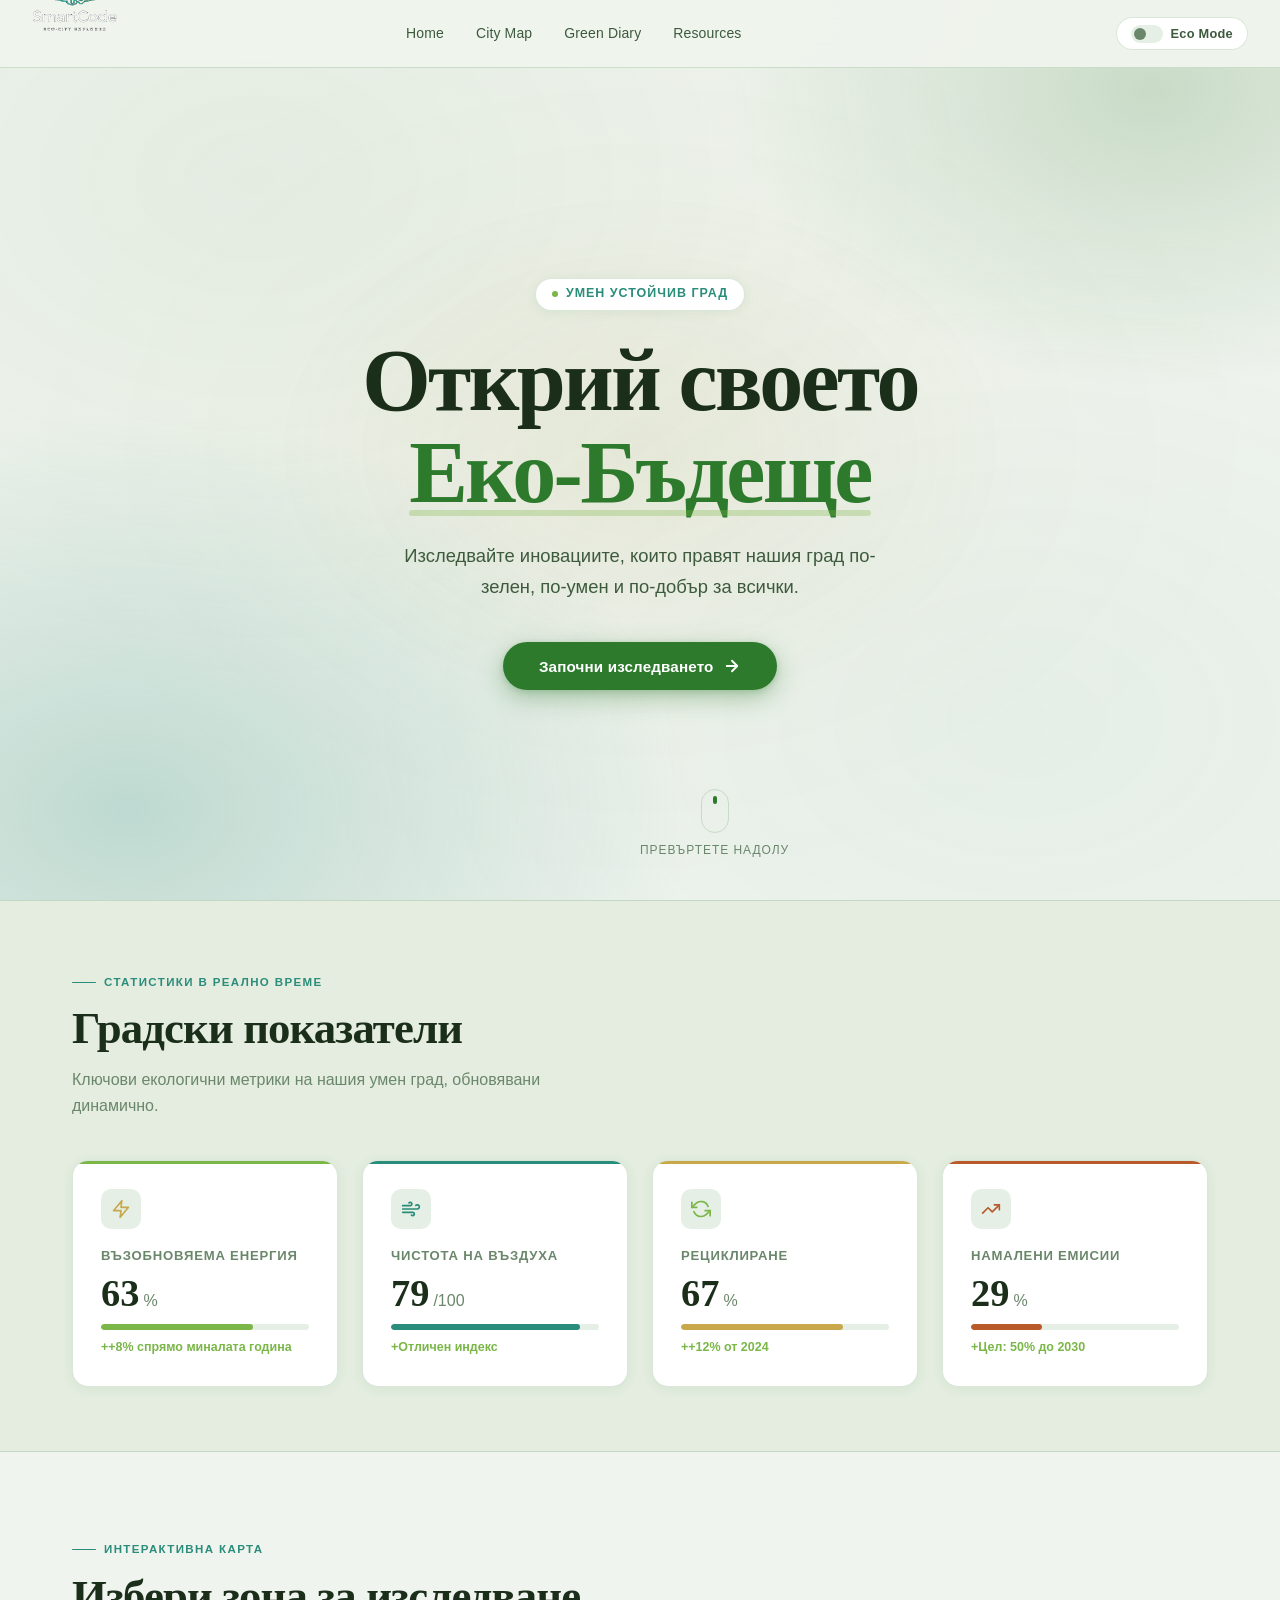
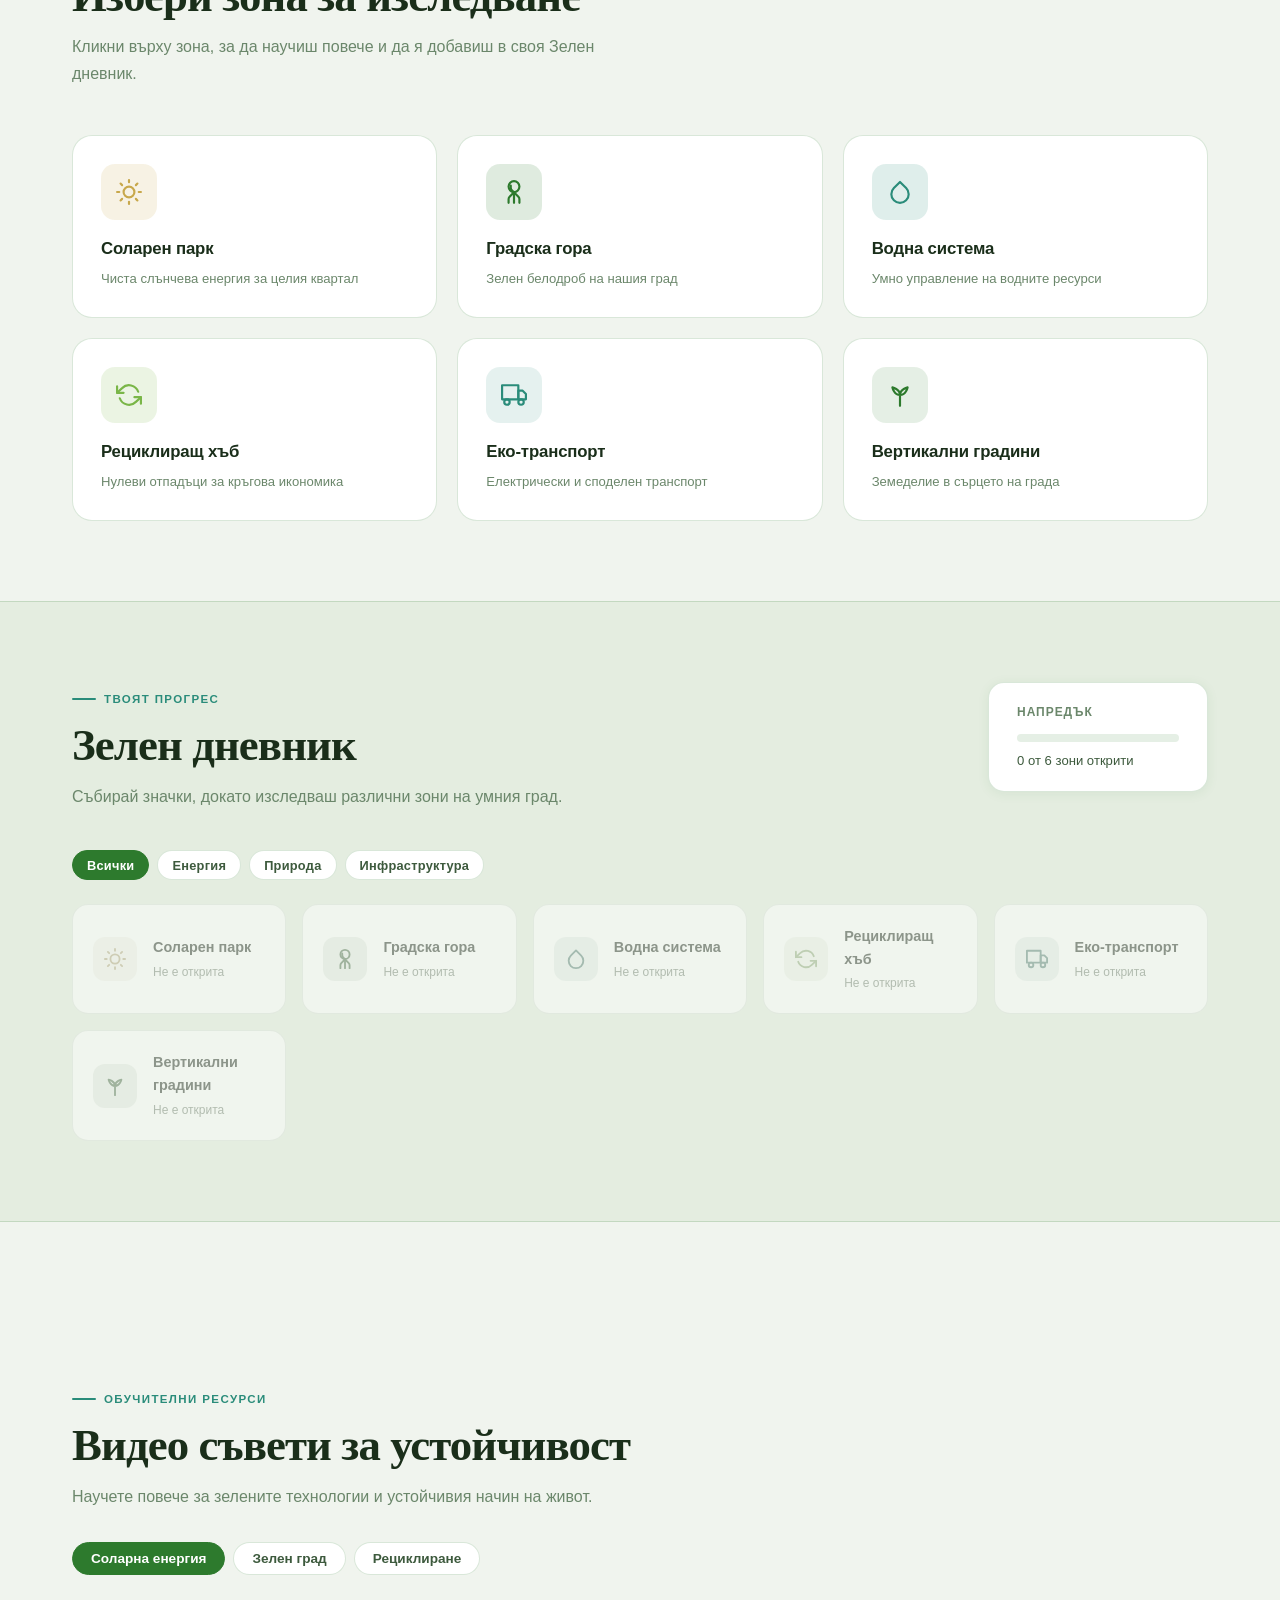
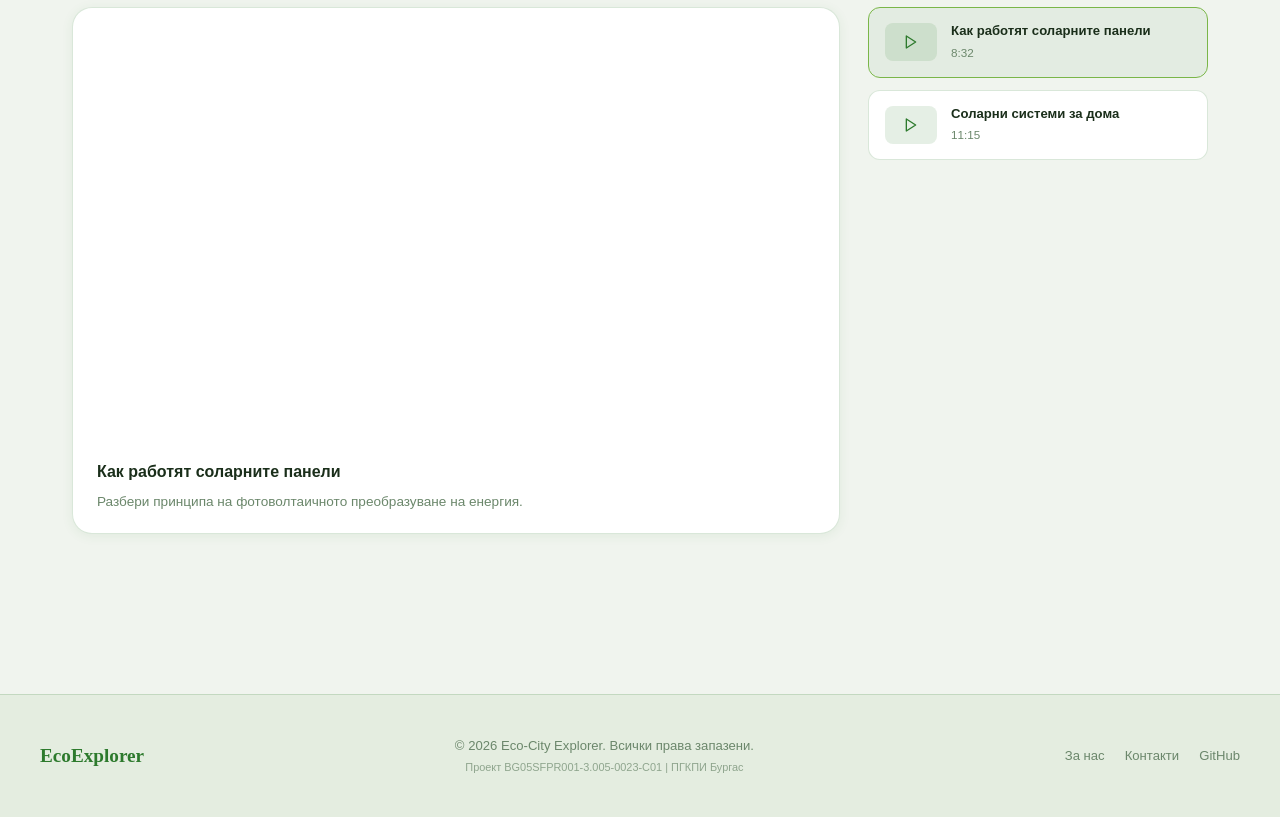
<file: mainMenu/index.html>
<!DOCTYPE html>
<html lang="bg" data-theme="light">
<head>
    <meta charset="UTF-8">
    <meta name="viewport" content="width=device-width, initial-scale=1.0">
    <link rel="stylesheet" href="../mainMenu/MainMenu.css">
    <title>SmartCode</title>
  
    <div class="logo-container">
        <img class="small-logo" src="../assets/logo.png" alt="Green Motion Crew Logo" onerror="this.onerror=null; this.src='https://placehold.co/42x42/e0ecdb/2c5e2a?text=🌿';">
     
           <div class="logo" style="display: none;"></div>
       </div>
</head>
<body>

    <!-- ============================================================
         HEADER
    ============================================================ -->
    <header class="app-header">
        <div class="logo">
            <span class="logo-leaf">
                <svg viewBox="0 0 28 28" fill="none" xmlns="http://www.w3.org/2000/svg">
                    <path d="M4 24C4 24 7 14 14 8C21 2 24 4 24 4C24 4 22 14 15 20C10 24 4 24 4 24Z" fill="#2d7a2d"/>
                    <path d="M4 24L14 14" stroke="#7ab648" stroke-width="1.5" stroke-linecap="round"/>
                </svg>
            </span>
        </div>

        <nav id="nav">
            <a href="../mainMenu/index.html">Home</a>
            <a href="../Map/map.html">City Map</a>
            <a href="#diary">Green Diary</a>
            <a href="#tips">Resources</a>
        </nav>

        <div class="header-actions">
            <button class="eco-toggle" id="eco-toggle" title="Eco Mode - Тъмна тема">
                <span class="eco-toggle-indicator" id="eco-indicator"></span>
                Eco Mode
            </button>
            <button class="hamburger" id="hamburger" aria-label="Toggle navigation">&#9776;</button>
        </div>
    </header>

    <!-- ============================================================
         HERO / BANNER
    ============================================================ -->
    <section class="banner">
        <div class="banner-bg"></div>
        <div class="banner-particles" id="banner-particles"></div>
        <div class="banner-overlay"></div>

        <div class="banner-content">
            <div class="banner-eyebrow">
                <span class="banner-eyebrow-dot"></span>
                Умен устойчив град
            </div>
            <h1>Открий своето<br><span class="highlight">Еко-Бъдеще</span></h1>
            <p>Изследвайте иновациите, които правят нашия град по-зелен, по-умен и по-добър за всички.</p>
            <button class="cta-button" id="start-btn">
                Започни изследването
                <svg width="18" height="18" viewBox="0 0 24 24" fill="none" stroke="currentColor" stroke-width="2.5" stroke-linecap="round" stroke-linejoin="round">
                    <path d="M5 12h14M12 5l7 7-7 7"/>
                </svg>
            </button>
        </div>

        <div class="scroll-hint">
            <div class="scroll-arrow"></div>
            Превъртете надолу
        </div>
    </section>

    <!-- ============================================================
         CITY OVERVIEW — STATISTICS
    ============================================================ -->
    <section class="overview" id="overview">
        <div class="section-container">
            <div class="section-label">Статистики в реално време</div>
            <h2 class="section-title">Градски показатели</h2>
            <p class="section-subtitle">Ключови екологични метрики на нашия умен град, обновявани динамично.</p>

            <div class="stats-grid" id="stats-grid">
                <!-- Stat cards се генерират от JS -->
            </div>
        </div>
    </section>

    <!-- ============================================================
         CITY MAP — INTERACTIVE GRID
    ============================================================ -->
    <section class="city-map" id="map">
        <div class="section-container">
            <div class="map-header">
                <div class="section-label">Интерактивна карта</div>
                <h2 class="section-title">Избери зона за изследване</h2>
                <p class="section-subtitle">Кликни върху зона, за да научиш повече и да я добавиш в своя Зелен дневник.</p>
            </div>
            <div class="map-grid" id="map-grid">
                <!-- Зоните се генерират от JS -->
            </div>
        </div>
    </section>

    <!-- ============================================================
         MODAL
    ============================================================ -->
    <div class="modal-backdrop" id="modal-backdrop">
        <div class="modal" id="modal" role="dialog" aria-modal="true">
            <button class="modal-close" id="modal-close" aria-label="Затвори">
                <svg width="14" height="14" viewBox="0 0 24 24" fill="none" stroke="currentColor" stroke-width="2.5" stroke-linecap="round">
                    <path d="M18 6L6 18M6 6l12 12"/>
                </svg>
            </button>
            <div class="modal-zone-icon" id="modal-icon"></div>
            <h2 class="modal-title" id="modal-title"></h2>
            <p class="modal-desc" id="modal-desc"></p>
            <div class="modal-facts">
                <h4>Ключови факти</h4>
                <ul id="modal-facts-list"></ul>
            </div>
            <button class="modal-explore-btn" id="modal-explore-btn">Добави в дневника</button>
        </div>
    </div>

    <!-- ============================================================
         GREEN DIARY — PROGRESS & BADGES
    ============================================================ -->
    <section class="green-diary" id="diary">
        <div class="section-container">
            <div class="diary-header">
                <div>
                    <div class="section-label">Твоят прогрес</div>
                    <h2 class="section-title">Зелен дневник</h2>
                    <p class="section-subtitle">Събирай значки, докато изследваш различни зони на умния град.</p>
                </div>
                <div class="diary-progress-wrap">
                    <div class="diary-progress-label">Напредък</div>
                    <div class="diary-progress-track">
                        <div class="diary-progress-bar" id="diary-progress-bar"></div>
                    </div>
                    <div class="diary-progress-text" id="diary-progress-text">0 от 6 зони открити</div>
                </div>
            </div>

            <div class="diary-filter" id="diary-filter">
                <button class="filter-btn active" data-cat="all">Всички</button>
                <button class="filter-btn" data-cat="energy">Енергия</button>
                <button class="filter-btn" data-cat="nature">Природа</button>
                <button class="filter-btn" data-cat="infrastructure">Инфраструктура</button>
            </div>

            <div class="diary-badges" id="diary-badges">
                <!-- Значките се генерират от JS -->
            </div>
        </div>
    </section>

    <!-- ============================================================
         ECO-TIPS / VIDEOS
    ============================================================ -->
    <section class="eco-tips-section" id="tips">
        <div class="section-container">
            <div class="section-label">Обучителни ресурси</div>
            <h2 class="section-title">Видео съвети за устойчивост</h2>
            <p class="section-subtitle" style="margin-bottom:2rem">Научете повече за зелените технологии и устойчивия начин на живот.</p>

            <div class="video-tabs" id="video-tabs">
            </div>

            <div class="video-layout">
                <div class="video-main">
                    <div class="video-iframe-wrap">
                        <iframe id="main-video"
                            src=""
                            title="Eco Video"
                            allow="accelerometer; autoplay; clipboard-write; encrypted-media; gyroscope; picture-in-picture"
                            allowfullscreen>
                        </iframe>
                    </div>
                    <div class="video-info">
                        <h3 id="video-main-title"></h3>
                        <p id="video-main-desc"></p>
                    </div>
                </div>

                <div class="video-playlist" id="video-playlist">
                </div>
            </div>
        </div>
    </section>

    <!-- ============================================================
         FOOTER
    ============================================================ -->
    <footer class="app-footer">
        <div class="footer-inner">
            <div class="footer-logo">EcoExplorer</div>
            <p class="footer-copy">&copy; 2026 Eco-City Explorer. Всички права запазени.<br>
                <small style="opacity:0.7">Проект BG05SFPR001-3.005-0023-C01 | ПГКПИ Бургас</small>
            </p>
            <div class="footer-links">
                <a href="#">За нас</a>
                <a href="#">Контакти</a>
                <a href="#">GitHub</a>
            </div>
        </div>
    </footer>

    <!-- Toast Container -->
    <div class="toast-container" id="toast-container"></div>
    <script src="../mainMenu/MainMenu.js"></script>
   
</body>
</html>
</file>
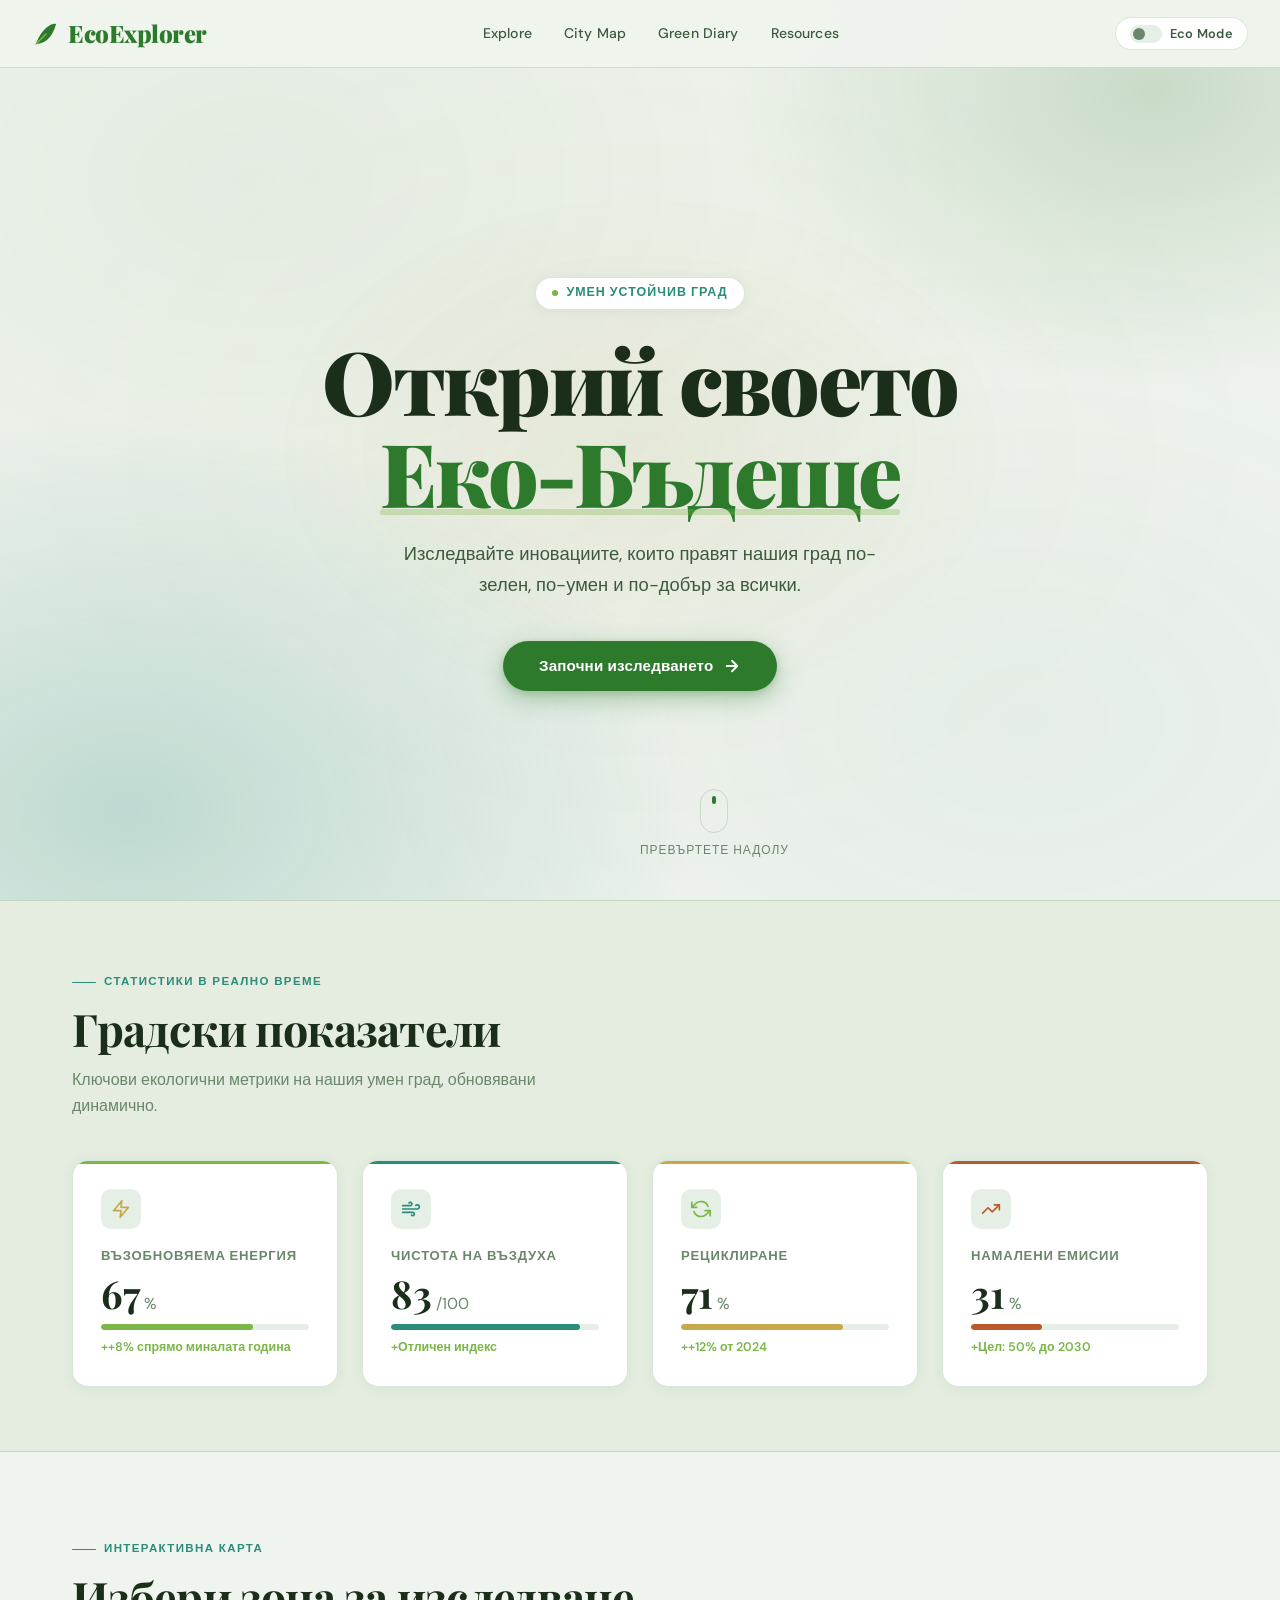
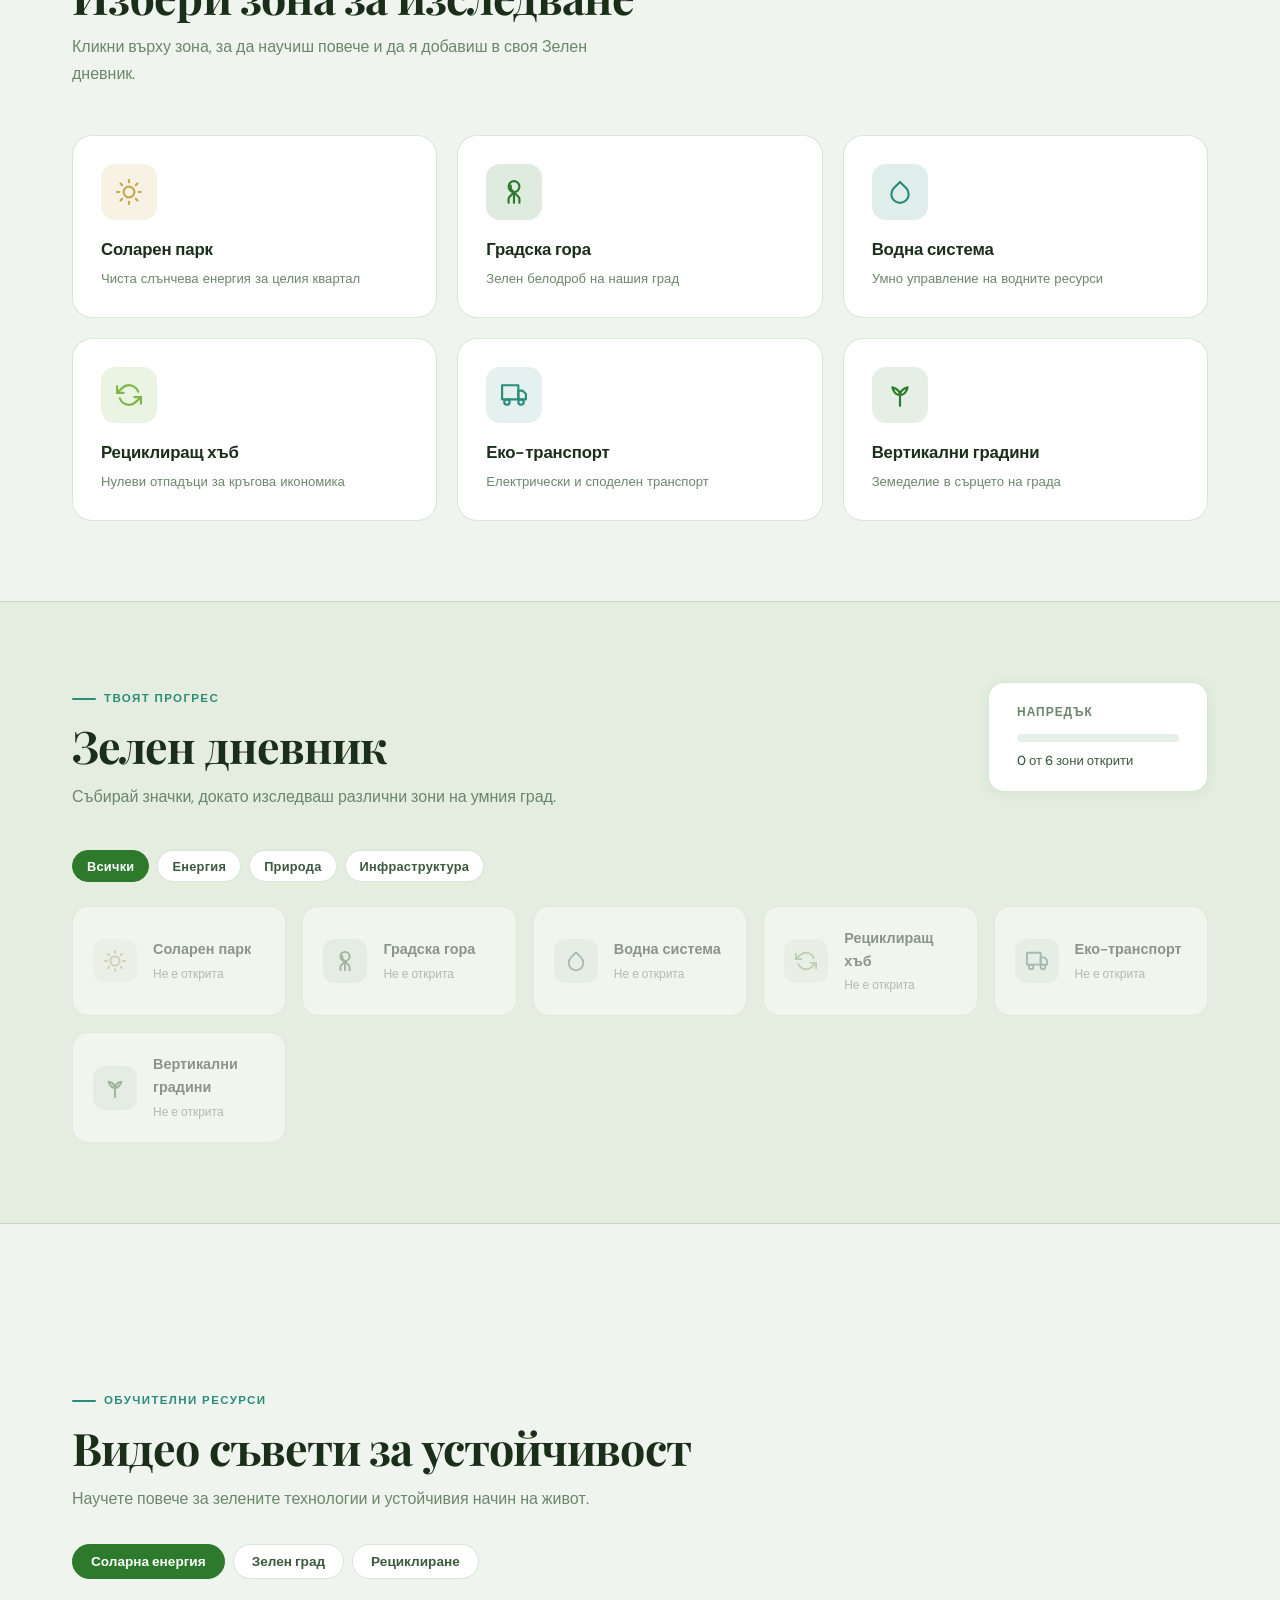
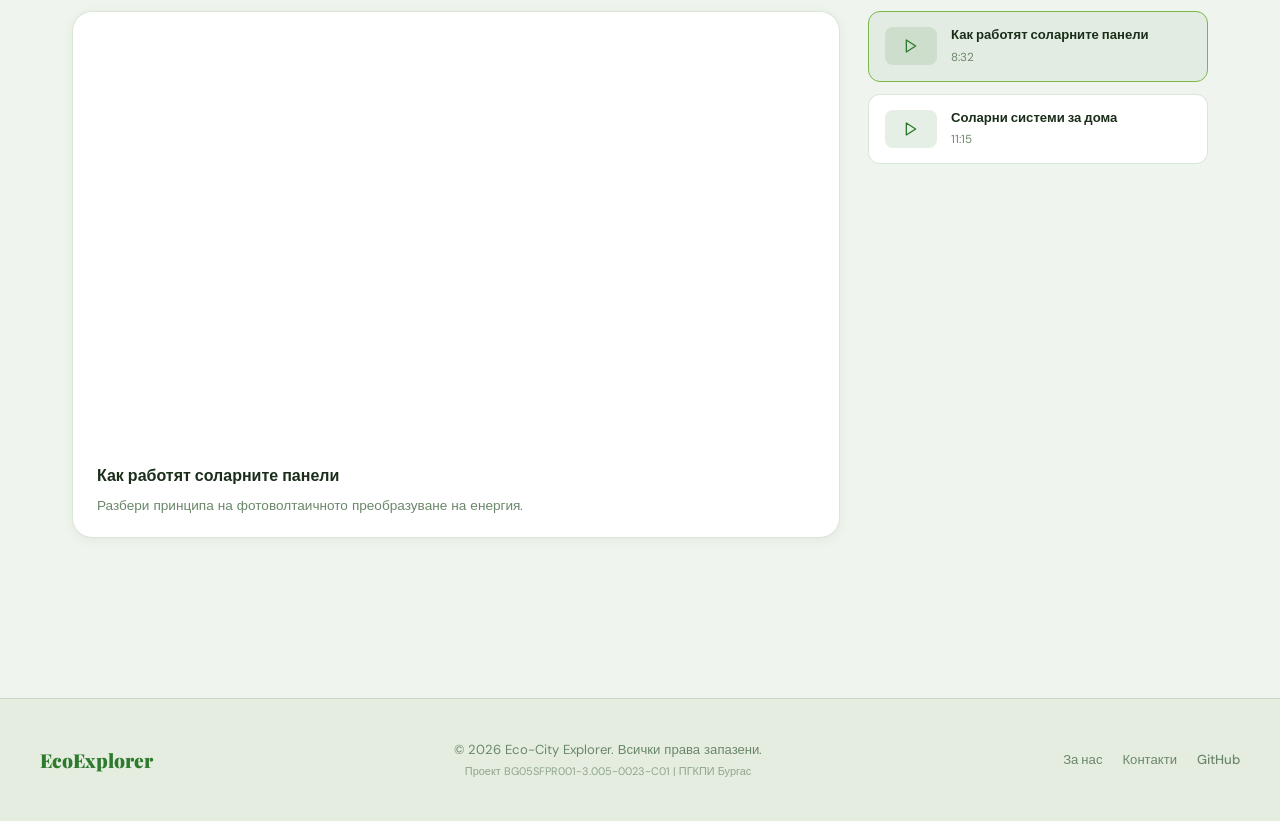
<file: index (1).html>
<!DOCTYPE html>
<html lang="bg" data-theme="light">
<head>
    <meta charset="UTF-8">
    <meta name="viewport" content="width=device-width, initial-scale=1.0">
    <title>Eco-City Explorer</title>
    <link href="https://fonts.googleapis.com/css2?family=Playfair+Display:wght@700;900&family=DM+Sans:wght@300;400;500;600&display=swap" rel="stylesheet">
    <style>
        /* ============================================================
           CSS VARIABLES & THEME SYSTEM
        ============================================================ */
        :root {
            --bg-primary: #f0f4ee;
            --bg-secondary: #e4ede0;
            --bg-card: #ffffff;
            --bg-overlay: rgba(240, 244, 238, 0.92);
            --text-primary: #1a2e1a;
            --text-secondary: #3d5a3d;
            --text-muted: #6b876b;
            --accent-green: #2d7a2d;
            --accent-lime: #7ab648;
            --accent-gold: #c8a84b;
            --accent-teal: #2a8c7a;
            --accent-rust: #b85a2a;
            --border-color: rgba(45, 122, 45, 0.18);
            --shadow-sm: 0 2px 12px rgba(45, 122, 45, 0.08);
            --shadow-md: 0 8px 32px rgba(45, 122, 45, 0.14);
            --shadow-lg: 0 20px 60px rgba(45, 122, 45, 0.2);
            --header-bg: rgba(240, 244, 238, 0.95);
            --stat-bar-bg: rgba(45, 122, 45, 0.12);
            --zone-hover: rgba(45, 122, 45, 0.06);
        }

        [data-theme="dark"] {
            --bg-primary: #0a160a;
            --bg-secondary: #0f1f0f;
            --bg-card: #121e12;
            --bg-overlay: rgba(10, 22, 10, 0.94);
            --text-primary: #d4e8c8;
            --text-secondary: #8fb87e;
            --text-muted: #5a7a52;
            --accent-green: #4aaf4a;
            --accent-lime: #8fd455;
            --accent-gold: #d4b45e;
            --accent-teal: #3ab89e;
            --accent-rust: #d47044;
            --border-color: rgba(74, 175, 74, 0.2);
            --shadow-sm: 0 2px 12px rgba(0,0,0,0.4);
            --shadow-md: 0 8px 32px rgba(0,0,0,0.5);
            --shadow-lg: 0 20px 60px rgba(0,0,0,0.6);
            --header-bg: rgba(10, 22, 10, 0.97);
            --stat-bar-bg: rgba(74, 175, 74, 0.15);
            --zone-hover: rgba(74, 175, 74, 0.08);
        }

        /* ============================================================
           RESET & BASE
        ============================================================ */
        *, *::before, *::after {
            box-sizing: border-box;
            margin: 0;
            padding: 0;
        }

        html {
            scroll-behavior: smooth;
            font-size: 16px;
        }

        body {
            font-family: 'DM Sans', sans-serif;
            background-color: var(--bg-primary);
            color: var(--text-primary);
            line-height: 1.6;
            transition: background-color 0.4s ease, color 0.4s ease;
            overflow-x: hidden;
        }

        /* Organic background texture */
        body::before {
            content: '';
            position: fixed;
            inset: 0;
            background-image:
                radial-gradient(ellipse at 20% 20%, rgba(45,122,45,0.06) 0%, transparent 50%),
                radial-gradient(ellipse at 80% 80%, rgba(42,140,122,0.05) 0%, transparent 50%),
                radial-gradient(ellipse at 50% 50%, rgba(200,168,75,0.03) 0%, transparent 70%);
            pointer-events: none;
            z-index: 0;
        }

        /* ============================================================
           HEADER / NAVIGATION
        ============================================================ */
        .app-header {
            position: fixed;
            top: 0;
            left: 0;
            right: 0;
            z-index: 1000;
            background: var(--header-bg);
            backdrop-filter: blur(16px);
            -webkit-backdrop-filter: blur(16px);
            border-bottom: 1px solid var(--border-color);
            padding: 0 2rem;
            height: 68px;
            display: flex;
            align-items: center;
            justify-content: space-between;
            transition: background 0.4s ease;
        }

        .logo {
            font-family: 'Playfair Display', serif;
            font-weight: 900;
            font-size: 1.5rem;
            color: var(--accent-green);
            letter-spacing: -0.02em;
            display: flex;
            align-items: center;
            gap: 0.5rem;
        }

        .logo-leaf {
            width: 28px;
            height: 28px;
            display: inline-block;
        }

        .logo-leaf svg {
            width: 100%;
            height: 100%;
        }

        nav#nav {
            display: flex;
            align-items: center;
            gap: 0.25rem;
            transition: all 0.3s ease;
        }

        nav#nav a {
            text-decoration: none;
            color: var(--text-secondary);
            font-size: 0.875rem;
            font-weight: 500;
            padding: 0.5rem 0.875rem;
            border-radius: 8px;
            transition: all 0.2s ease;
            position: relative;
            letter-spacing: 0.01em;
        }

        nav#nav a::after {
            content: '';
            position: absolute;
            bottom: 4px;
            left: 50%;
            transform: translateX(-50%);
            width: 0;
            height: 2px;
            background: var(--accent-lime);
            border-radius: 2px;
            transition: width 0.25s ease;
        }

        nav#nav a:hover {
            color: var(--accent-green);
            background: var(--zone-hover);
        }

        nav#nav a:hover::after {
            width: 60%;
        }

        .header-actions {
            display: flex;
            align-items: center;
            gap: 0.75rem;
        }

        /* Eco-Mode Toggle */
        .eco-toggle {
            display: flex;
            align-items: center;
            gap: 0.5rem;
            cursor: pointer;
            padding: 0.4rem 0.875rem;
            border-radius: 24px;
            border: 1.5px solid var(--border-color);
            background: var(--bg-card);
            color: var(--text-secondary);
            font-size: 0.8rem;
            font-weight: 600;
            font-family: 'DM Sans', sans-serif;
            transition: all 0.25s ease;
            letter-spacing: 0.02em;
        }

        .eco-toggle:hover {
            border-color: var(--accent-green);
            color: var(--accent-green);
            background: var(--zone-hover);
        }

        .eco-toggle-indicator {
            width: 32px;
            height: 18px;
            border-radius: 9px;
            background: var(--stat-bar-bg);
            position: relative;
            transition: background 0.3s ease;
            flex-shrink: 0;
        }

        .eco-toggle-indicator::after {
            content: '';
            position: absolute;
            top: 3px;
            left: 3px;
            width: 12px;
            height: 12px;
            border-radius: 50%;
            background: var(--text-muted);
            transition: all 0.3s ease;
        }

        [data-theme="dark"] .eco-toggle-indicator {
            background: var(--accent-green);
        }

        [data-theme="dark"] .eco-toggle-indicator::after {
            left: 17px;
            background: var(--bg-primary);
        }

        /* Hamburger */
        .hamburger {
            display: none;
            background: none;
            border: 1.5px solid var(--border-color);
            border-radius: 8px;
            padding: 0.4rem 0.6rem;
            cursor: pointer;
            color: var(--text-primary);
            font-size: 1.1rem;
            line-height: 1;
            transition: all 0.2s ease;
        }

        .hamburger:hover {
            border-color: var(--accent-green);
            color: var(--accent-green);
        }

        /* ============================================================
           HERO / BANNER SECTION
        ============================================================ */
        .banner {
            min-height: 100vh;
            display: flex;
            align-items: center;
            justify-content: center;
            position: relative;
            overflow: hidden;
            padding-top: 68px;
        }

        /* Animated organic background */
        .banner-bg {
            position: absolute;
            inset: 0;
            background:
                radial-gradient(ellipse 80% 80% at 10% 90%, rgba(42,140,122,0.25) 0%, transparent 55%),
                radial-gradient(ellipse 60% 60% at 90% 10%, rgba(45,122,45,0.2) 0%, transparent 55%),
                radial-gradient(ellipse 50% 50% at 50% 50%, rgba(200,168,75,0.08) 0%, transparent 60%);
            animation: breathe 8s ease-in-out infinite;
        }

        @keyframes breathe {
            0%, 100% { opacity: 1; transform: scale(1); }
            50% { opacity: 0.85; transform: scale(1.02); }
        }

        /* Floating particles */
        .banner-particles {
            position: absolute;
            inset: 0;
            pointer-events: none;
        }

        .particle {
            position: absolute;
            width: 4px;
            height: 4px;
            border-radius: 50%;
            background: var(--accent-lime);
            opacity: 0;
            animation: float-up linear infinite;
        }

        @keyframes float-up {
            0% { opacity: 0; transform: translateY(0) scale(0.5); }
            20% { opacity: 0.6; }
            80% { opacity: 0.3; }
            100% { opacity: 0; transform: translateY(-120px) scale(1.5); }
        }

        .banner-overlay {
            display: none;
        }

        .banner-content {
            position: relative;
            z-index: 2;
            text-align: center;
            max-width: 780px;
            padding: 2rem;
            animation: fade-in-up 0.9s ease both;
        }

        @keyframes fade-in-up {
            from { opacity: 0; transform: translateY(32px); }
            to { opacity: 1; transform: translateY(0); }
        }

        .banner-eyebrow {
            display: inline-flex;
            align-items: center;
            gap: 0.5rem;
            background: var(--bg-card);
            border: 1px solid var(--border-color);
            border-radius: 24px;
            padding: 0.35rem 1rem;
            font-size: 0.78rem;
            font-weight: 600;
            color: var(--accent-teal);
            letter-spacing: 0.08em;
            text-transform: uppercase;
            margin-bottom: 1.5rem;
            box-shadow: var(--shadow-sm);
            animation: fade-in-up 0.9s 0.1s ease both;
        }

        .banner-eyebrow-dot {
            width: 6px;
            height: 6px;
            border-radius: 50%;
            background: var(--accent-lime);
            animation: pulse-dot 2s ease infinite;
        }

        @keyframes pulse-dot {
            0%, 100% { transform: scale(1); opacity: 1; }
            50% { transform: scale(1.5); opacity: 0.7; }
        }

        .banner-content h1 {
            font-family: 'Playfair Display', serif;
            font-size: clamp(2.8rem, 7vw, 5.5rem);
            font-weight: 900;
            line-height: 1.05;
            letter-spacing: -0.03em;
            color: var(--text-primary);
            margin-bottom: 1.25rem;
            animation: fade-in-up 0.9s 0.2s ease both;
        }

        .banner-content h1 .highlight {
            color: var(--accent-green);
            position: relative;
            display: inline-block;
        }

        .banner-content h1 .highlight::after {
            content: '';
            position: absolute;
            bottom: 4px;
            left: 0;
            right: 0;
            height: 6px;
            background: var(--accent-lime);
            opacity: 0.3;
            border-radius: 3px;
            transform: skewX(-4deg);
        }

        .banner-content p {
            font-size: 1.15rem;
            color: var(--text-secondary);
            max-width: 520px;
            margin: 0 auto 2.5rem;
            font-weight: 400;
            line-height: 1.7;
            animation: fade-in-up 0.9s 0.3s ease both;
        }

        .cta-button {
            display: inline-flex;
            align-items: center;
            gap: 0.6rem;
            background: var(--accent-green);
            color: #fff;
            border: none;
            padding: 0.95rem 2.25rem;
            border-radius: 50px;
            font-family: 'DM Sans', sans-serif;
            font-size: 0.95rem;
            font-weight: 600;
            cursor: pointer;
            box-shadow: 0 8px 24px rgba(45,122,45,0.35), 0 2px 6px rgba(45,122,45,0.2);
            transition: all 0.25s ease;
            letter-spacing: 0.01em;
            animation: fade-in-up 0.9s 0.4s ease both;
        }

        .cta-button svg {
            transition: transform 0.25s ease;
        }

        .cta-button:hover {
            background: var(--accent-lime);
            box-shadow: 0 12px 32px rgba(122,182,72,0.4), 0 2px 8px rgba(122,182,72,0.3);
            transform: translateY(-2px);
        }

        .cta-button:hover svg {
            transform: translateX(4px);
        }

        .cta-button:active {
            transform: translateY(0);
        }

        /* Scroll hint */
        .scroll-hint {
            position: absolute;
            bottom: 2.5rem;
            left: 50%;
            transform: translateX(-50%);
            z-index: 2;
            display: flex;
            flex-direction: column;
            align-items: center;
            gap: 0.5rem;
            color: var(--text-muted);
            font-size: 0.75rem;
            letter-spacing: 0.08em;
            text-transform: uppercase;
            animation: fade-in-up 1s 1s ease both;
        }

        .scroll-arrow {
            width: 28px;
            height: 44px;
            border: 1.5px solid var(--border-color);
            border-radius: 14px;
            display: flex;
            align-items: flex-start;
            justify-content: center;
            padding-top: 6px;
        }

        .scroll-arrow::after {
            content: '';
            width: 4px;
            height: 8px;
            background: var(--accent-green);
            border-radius: 2px;
            animation: scroll-bounce 1.8s ease infinite;
        }

        @keyframes scroll-bounce {
            0%, 100% { transform: translateY(0); opacity: 1; }
            60% { transform: translateY(10px); opacity: 0.3; }
        }

        /* ============================================================
           SECTION SHARED STYLES
        ============================================================ */
        section {
            position: relative;
            z-index: 1;
        }

        .section-container {
            max-width: 1200px;
            margin: 0 auto;
            padding: 5rem 2rem;
        }

        .section-label {
            display: inline-flex;
            align-items: center;
            gap: 0.5rem;
            font-size: 0.72rem;
            font-weight: 700;
            letter-spacing: 0.12em;
            text-transform: uppercase;
            color: var(--accent-teal);
            margin-bottom: 0.75rem;
        }

        .section-label::before {
            content: '';
            width: 24px;
            height: 1.5px;
            background: var(--accent-teal);
            border-radius: 2px;
        }

        .section-title {
            font-family: 'Playfair Display', serif;
            font-size: clamp(1.8rem, 4vw, 2.8rem);
            font-weight: 700;
            color: var(--text-primary);
            letter-spacing: -0.02em;
            line-height: 1.15;
            margin-bottom: 0.75rem;
        }

        .section-subtitle {
            font-size: 1rem;
            color: var(--text-muted);
            max-width: 540px;
            line-height: 1.65;
        }

        /* ============================================================
           CITY OVERVIEW — STATS
        ============================================================ */
        .overview {
            background: var(--bg-secondary);
            border-top: 1px solid var(--border-color);
            border-bottom: 1px solid var(--border-color);
        }

        .overview .section-container {
            padding-top: 4rem;
            padding-bottom: 4rem;
        }

        .stats-grid {
            display: grid;
            grid-template-columns: repeat(auto-fit, minmax(240px, 1fr));
            gap: 1.5rem;
            margin-top: 2.5rem;
        }

        .stat-card {
            background: var(--bg-card);
            border: 1px solid var(--border-color);
            border-radius: 16px;
            padding: 1.75rem;
            box-shadow: var(--shadow-sm);
            transition: transform 0.25s ease, box-shadow 0.25s ease;
            position: relative;
            overflow: hidden;
        }

        .stat-card::before {
            content: '';
            position: absolute;
            top: 0;
            left: 0;
            right: 0;
            height: 3px;
            border-radius: 16px 16px 0 0;
        }

        .stat-card:nth-child(1)::before { background: var(--accent-lime); }
        .stat-card:nth-child(2)::before { background: var(--accent-teal); }
        .stat-card:nth-child(3)::before { background: var(--accent-gold); }
        .stat-card:nth-child(4)::before { background: var(--accent-rust); }

        .stat-card:hover {
            transform: translateY(-4px);
            box-shadow: var(--shadow-md);
        }

        .stat-icon {
            width: 40px;
            height: 40px;
            border-radius: 10px;
            background: var(--stat-bar-bg);
            display: flex;
            align-items: center;
            justify-content: center;
            margin-bottom: 1rem;
        }

        .stat-icon svg {
            width: 20px;
            height: 20px;
        }

        .stat-card h3 {
            font-size: 0.82rem;
            font-weight: 600;
            color: var(--text-muted);
            text-transform: uppercase;
            letter-spacing: 0.06em;
            margin-bottom: 0.5rem;
        }

        .stat-value {
            font-family: 'Playfair Display', serif;
            font-size: 2.4rem;
            font-weight: 700;
            color: var(--text-primary);
            line-height: 1;
            margin-bottom: 0.75rem;
        }

        .stat-value .unit {
            font-size: 1rem;
            font-family: 'DM Sans', sans-serif;
            font-weight: 400;
            color: var(--text-muted);
            margin-left: 0.25rem;
        }

        .stat-bar-wrap {
            height: 6px;
            background: var(--stat-bar-bg);
            border-radius: 3px;
            overflow: hidden;
        }

        .stat-bar {
            height: 100%;
            border-radius: 3px;
            width: 0%;
            transition: width 1.4s cubic-bezier(0.23, 1, 0.32, 1);
        }

        .stat-card:nth-child(1) .stat-bar { background: var(--accent-lime); }
        .stat-card:nth-child(2) .stat-bar { background: var(--accent-teal); }
        .stat-card:nth-child(3) .stat-bar { background: var(--accent-gold); }
        .stat-card:nth-child(4) .stat-bar { background: var(--accent-rust); }

        .stat-delta {
            font-size: 0.78rem;
            font-weight: 600;
            margin-top: 0.5rem;
            display: flex;
            align-items: center;
            gap: 0.25rem;
        }

        .stat-delta.up { color: var(--accent-lime); }
        .stat-delta.down { color: var(--accent-rust); }

        /* ============================================================
           CITY MAP — INTERACTIVE GRID
        ============================================================ */
        .city-map {
            padding: 5rem 0;
        }

        .city-map .section-container {
            padding-top: 0;
            padding-bottom: 0;
        }

        .map-header {
            margin-bottom: 3rem;
        }

        .map-grid {
            display: grid;
            grid-template-columns: repeat(3, 1fr);
            gap: 1.25rem;
        }

        .map-zone {
            background: var(--bg-card);
            border: 1.5px solid var(--border-color);
            border-radius: 20px;
            padding: 1.75rem;
            cursor: pointer;
            transition: all 0.3s cubic-bezier(0.23, 1, 0.32, 1);
            position: relative;
            overflow: hidden;
            user-select: none;
        }

        .map-zone::before {
            content: '';
            position: absolute;
            inset: 0;
            opacity: 0;
            transition: opacity 0.3s ease;
            border-radius: 20px;
        }

        .zone-solar::before { background: radial-gradient(circle at 30% 30%, rgba(200,168,75,0.12), transparent 70%); }
        .zone-forest::before { background: radial-gradient(circle at 30% 30%, rgba(45,122,45,0.12), transparent 70%); }
        .zone-water::before { background: radial-gradient(circle at 30% 30%, rgba(42,140,122,0.12), transparent 70%); }
        .zone-recycling::before { background: radial-gradient(circle at 30% 30%, rgba(122,182,72,0.12), transparent 70%); }
        .zone-transport::before { background: radial-gradient(circle at 30% 30%, rgba(42,140,122,0.1), transparent 70%); }
        .zone-gardens::before { background: radial-gradient(circle at 30% 30%, rgba(45,122,45,0.1), transparent 70%); }

        .map-zone:hover {
            transform: translateY(-6px) scale(1.01);
            box-shadow: var(--shadow-md);
            border-color: transparent;
        }

        .map-zone:hover::before { opacity: 1; }

        .map-zone.explored {
            border-color: var(--accent-lime);
            box-shadow: 0 0 0 1px var(--accent-lime), var(--shadow-sm);
        }

        .zone-icon-wrap {
            width: 56px;
            height: 56px;
            border-radius: 14px;
            display: flex;
            align-items: center;
            justify-content: center;
            margin-bottom: 1rem;
            transition: transform 0.3s ease;
        }

        .map-zone:hover .zone-icon-wrap {
            transform: scale(1.1) rotate(-4deg);
        }

        .zone-solar .zone-icon-wrap { background: rgba(200,168,75,0.15); }
        .zone-forest .zone-icon-wrap { background: rgba(45,122,45,0.15); }
        .zone-water .zone-icon-wrap { background: rgba(42,140,122,0.15); }
        .zone-recycling .zone-icon-wrap { background: rgba(122,182,72,0.15); }
        .zone-transport .zone-icon-wrap { background: rgba(42,140,122,0.12); }
        .zone-gardens .zone-icon-wrap { background: rgba(45,122,45,0.12); }

        .zone-icon-wrap svg {
            width: 26px;
            height: 26px;
        }

        .zone-name {
            font-size: 1.05rem;
            font-weight: 600;
            color: var(--text-primary);
            margin-bottom: 0.4rem;
            letter-spacing: -0.01em;
        }

        .zone-tagline {
            font-size: 0.82rem;
            color: var(--text-muted);
            line-height: 1.5;
        }

        .zone-badge {
            position: absolute;
            top: 1rem;
            right: 1rem;
            width: 24px;
            height: 24px;
            border-radius: 50%;
            background: var(--accent-lime);
            display: none;
            align-items: center;
            justify-content: center;
        }

        .zone-badge svg {
            width: 12px;
            height: 12px;
        }

        .map-zone.explored .zone-badge {
            display: flex;
        }

        /* ============================================================
           MODAL
        ============================================================ */
        .modal-backdrop {
            position: fixed;
            inset: 0;
            background: rgba(10, 22, 10, 0.7);
            backdrop-filter: blur(8px);
            z-index: 2000;
            display: none;
            align-items: center;
            justify-content: center;
            padding: 1.5rem;
            animation: modal-fade-in 0.2s ease;
        }

        .modal-backdrop.open {
            display: flex;
        }

        @keyframes modal-fade-in {
            from { opacity: 0; }
            to { opacity: 1; }
        }

        .modal {
            background: var(--bg-card);
            border: 1px solid var(--border-color);
            border-radius: 24px;
            max-width: 560px;
            width: 100%;
            padding: 2.5rem;
            box-shadow: var(--shadow-lg);
            animation: modal-slide-in 0.3s cubic-bezier(0.34, 1.56, 0.64, 1);
            position: relative;
        }

        @keyframes modal-slide-in {
            from { opacity: 0; transform: scale(0.88) translateY(20px); }
            to { opacity: 1; transform: scale(1) translateY(0); }
        }

        .modal-close {
            position: absolute;
            top: 1.25rem;
            right: 1.25rem;
            width: 32px;
            height: 32px;
            border-radius: 50%;
            border: 1.5px solid var(--border-color);
            background: none;
            cursor: pointer;
            display: flex;
            align-items: center;
            justify-content: center;
            color: var(--text-muted);
            font-family: 'DM Sans', sans-serif;
            font-size: 1rem;
            transition: all 0.2s ease;
        }

        .modal-close:hover {
            border-color: var(--accent-rust);
            color: var(--accent-rust);
            background: rgba(184,90,42,0.08);
        }

        .modal-zone-icon {
            width: 64px;
            height: 64px;
            border-radius: 18px;
            display: flex;
            align-items: center;
            justify-content: center;
            margin-bottom: 1.5rem;
        }

        .modal-zone-icon svg { width: 30px; height: 30px; }

        .modal-title {
            font-family: 'Playfair Display', serif;
            font-size: 1.6rem;
            font-weight: 700;
            color: var(--text-primary);
            margin-bottom: 0.75rem;
            letter-spacing: -0.02em;
        }

        .modal-desc {
            font-size: 0.95rem;
            color: var(--text-secondary);
            line-height: 1.7;
            margin-bottom: 1.5rem;
        }

        .modal-facts {
            background: var(--bg-secondary);
            border-radius: 12px;
            padding: 1.25rem;
            margin-bottom: 1.75rem;
        }

        .modal-facts h4 {
            font-size: 0.75rem;
            font-weight: 700;
            text-transform: uppercase;
            letter-spacing: 0.1em;
            color: var(--text-muted);
            margin-bottom: 0.75rem;
        }

        .modal-facts ul {
            list-style: none;
            display: flex;
            flex-direction: column;
            gap: 0.5rem;
        }

        .modal-facts li {
            font-size: 0.9rem;
            color: var(--text-secondary);
            padding-left: 1.25rem;
            position: relative;
            line-height: 1.5;
        }

        .modal-facts li::before {
            content: '';
            position: absolute;
            left: 0;
            top: 0.55em;
            width: 6px;
            height: 6px;
            border-radius: 50%;
            background: var(--accent-lime);
        }

        .modal-explore-btn {
            width: 100%;
            background: var(--accent-green);
            color: #fff;
            border: none;
            padding: 0.9rem 1.5rem;
            border-radius: 12px;
            font-family: 'DM Sans', sans-serif;
            font-size: 0.9rem;
            font-weight: 600;
            cursor: pointer;
            transition: all 0.25s ease;
            letter-spacing: 0.02em;
        }

        .modal-explore-btn:hover {
            background: var(--accent-lime);
            transform: translateY(-1px);
            box-shadow: 0 6px 20px rgba(122,182,72,0.35);
        }

        .modal-explore-btn:disabled {
            background: var(--text-muted);
            cursor: not-allowed;
            transform: none;
            box-shadow: none;
        }

        /* ============================================================
           GREEN DIARY
        ============================================================ */
        .green-diary {
            background: var(--bg-secondary);
            border-top: 1px solid var(--border-color);
            border-bottom: 1px solid var(--border-color);
        }

        .diary-header {
            display: flex;
            align-items: flex-start;
            justify-content: space-between;
            flex-wrap: wrap;
            gap: 1.5rem;
            margin-bottom: 2.5rem;
        }

        .diary-progress-wrap {
            background: var(--bg-card);
            border: 1px solid var(--border-color);
            border-radius: 16px;
            padding: 1.25rem 1.75rem;
            min-width: 220px;
            box-shadow: var(--shadow-sm);
        }

        .diary-progress-label {
            font-size: 0.75rem;
            font-weight: 700;
            text-transform: uppercase;
            letter-spacing: 0.08em;
            color: var(--text-muted);
            margin-bottom: 0.75rem;
        }

        .diary-progress-track {
            height: 8px;
            background: var(--stat-bar-bg);
            border-radius: 4px;
            overflow: hidden;
            margin-bottom: 0.5rem;
        }

        .diary-progress-bar {
            height: 100%;
            background: linear-gradient(90deg, var(--accent-green), var(--accent-lime));
            border-radius: 4px;
            width: 0%;
            transition: width 0.8s cubic-bezier(0.23, 1, 0.32, 1);
        }

        .diary-progress-text {
            font-size: 0.82rem;
            color: var(--text-secondary);
            font-weight: 500;
        }

        .diary-filter {
            display: flex;
            gap: 0.5rem;
            flex-wrap: wrap;
            margin-bottom: 1.5rem;
        }

        .filter-btn {
            padding: 0.4rem 0.875rem;
            border-radius: 24px;
            border: 1.5px solid var(--border-color);
            background: var(--bg-card);
            color: var(--text-secondary);
            font-family: 'DM Sans', sans-serif;
            font-size: 0.8rem;
            font-weight: 600;
            cursor: pointer;
            transition: all 0.2s ease;
            letter-spacing: 0.02em;
        }

        .filter-btn:hover, .filter-btn.active {
            background: var(--accent-green);
            border-color: var(--accent-green);
            color: #fff;
        }

        .diary-badges {
            display: grid;
            grid-template-columns: repeat(auto-fill, minmax(200px, 1fr));
            gap: 1rem;
        }

        .badge-card {
            background: var(--bg-card);
            border: 1.5px solid var(--border-color);
            border-radius: 16px;
            padding: 1.25rem;
            display: flex;
            align-items: center;
            gap: 1rem;
            transition: all 0.25s ease;
            opacity: 0.45;
            filter: grayscale(60%);
        }

        .badge-card.unlocked {
            opacity: 1;
            filter: none;
            border-color: var(--accent-lime);
            box-shadow: 0 0 0 1px rgba(122,182,72,0.3), var(--shadow-sm);
            animation: badge-pop 0.4s cubic-bezier(0.34, 1.56, 0.64, 1);
        }

        @keyframes badge-pop {
            from { transform: scale(0.8); }
            to { transform: scale(1); }
        }

        .badge-icon {
            width: 44px;
            height: 44px;
            border-radius: 12px;
            display: flex;
            align-items: center;
            justify-content: center;
            flex-shrink: 0;
        }

        .badge-icon svg { width: 22px; height: 22px; }

        .badge-name {
            font-size: 0.9rem;
            font-weight: 600;
            color: var(--text-primary);
            margin-bottom: 0.2rem;
        }

        .badge-status {
            font-size: 0.75rem;
            color: var(--text-muted);
        }

        .badge-card.unlocked .badge-status {
            color: var(--accent-lime);
        }

        /* Empty diary state */
        .diary-empty {
            text-align: center;
            padding: 3rem;
            color: var(--text-muted);
            display: none;
        }

        .diary-empty.visible {
            display: block;
        }

        /* ============================================================
           ECO-TIPS / VIDEOS
        ============================================================ */
        .eco-tips-section {
            padding: 5rem 0;
        }

        .video-tabs {
            display: flex;
            gap: 0.5rem;
            flex-wrap: wrap;
            margin-bottom: 2rem;
        }

        .video-tab {
            padding: 0.5rem 1.125rem;
            border-radius: 24px;
            border: 1.5px solid var(--border-color);
            background: var(--bg-card);
            color: var(--text-secondary);
            font-family: 'DM Sans', sans-serif;
            font-size: 0.85rem;
            font-weight: 600;
            cursor: pointer;
            transition: all 0.22s ease;
        }

        .video-tab:hover, .video-tab.active {
            background: var(--accent-green);
            border-color: var(--accent-green);
            color: #fff;
        }

        .video-layout {
            display: grid;
            grid-template-columns: 1fr 340px;
            gap: 1.75rem;
            align-items: start;
        }

        .video-main {
            background: var(--bg-card);
            border: 1px solid var(--border-color);
            border-radius: 20px;
            overflow: hidden;
            box-shadow: var(--shadow-sm);
        }

        .video-iframe-wrap {
            position: relative;
            padding-bottom: 56.25%;
            height: 0;
            overflow: hidden;
        }

        .video-iframe-wrap iframe {
            position: absolute;
            inset: 0;
            width: 100%;
            height: 100%;
            border: none;
            border-radius: 20px 20px 0 0;
        }

        .video-info {
            padding: 1.25rem 1.5rem;
        }

        .video-info h3 {
            font-size: 1rem;
            font-weight: 600;
            color: var(--text-primary);
            margin-bottom: 0.4rem;
        }

        .video-info p {
            font-size: 0.85rem;
            color: var(--text-muted);
            line-height: 1.6;
        }

        .video-playlist {
            display: flex;
            flex-direction: column;
            gap: 0.75rem;
        }

        .playlist-item {
            background: var(--bg-card);
            border: 1.5px solid var(--border-color);
            border-radius: 12px;
            padding: 0.875rem 1rem;
            cursor: pointer;
            transition: all 0.22s ease;
            display: flex;
            gap: 0.875rem;
            align-items: center;
        }

        .playlist-item:hover {
            border-color: var(--accent-green);
            background: var(--zone-hover);
        }

        .playlist-item.active {
            border-color: var(--accent-lime);
            background: var(--zone-hover);
        }

        .playlist-thumb {
            width: 52px;
            height: 38px;
            border-radius: 8px;
            background: var(--stat-bar-bg);
            flex-shrink: 0;
            display: flex;
            align-items: center;
            justify-content: center;
        }

        .playlist-thumb svg { width: 16px; height: 16px; color: var(--accent-green); }

        .playlist-title {
            font-size: 0.82rem;
            font-weight: 600;
            color: var(--text-primary);
            line-height: 1.4;
        }

        .playlist-dur {
            font-size: 0.73rem;
            color: var(--text-muted);
            margin-top: 0.2rem;
        }

        /* ============================================================
           FOOTER
        ============================================================ */
        .app-footer {
            background: var(--bg-secondary);
            border-top: 1px solid var(--border-color);
            padding: 2.5rem;
            text-align: center;
        }

        .footer-inner {
            max-width: 1200px;
            margin: 0 auto;
            display: flex;
            flex-wrap: wrap;
            gap: 1rem;
            align-items: center;
            justify-content: space-between;
        }

        .footer-logo {
            font-family: 'Playfair Display', serif;
            font-weight: 900;
            font-size: 1.2rem;
            color: var(--accent-green);
        }

        .footer-copy {
            font-size: 0.82rem;
            color: var(--text-muted);
        }

        .footer-links {
            display: flex;
            gap: 1.25rem;
        }

        .footer-links a {
            text-decoration: none;
            font-size: 0.82rem;
            color: var(--text-muted);
            font-weight: 500;
            transition: color 0.2s ease;
        }

        .footer-links a:hover {
            color: var(--accent-green);
        }

        /* ============================================================
           NOTIFICATION TOAST
        ============================================================ */
        .toast-container {
            position: fixed;
            bottom: 2rem;
            right: 2rem;
            z-index: 3000;
            display: flex;
            flex-direction: column;
            gap: 0.75rem;
            pointer-events: none;
        }

        .toast {
            background: var(--bg-card);
            border: 1px solid var(--border-color);
            border-left: 4px solid var(--accent-lime);
            border-radius: 12px;
            padding: 0.875rem 1.25rem;
            box-shadow: var(--shadow-md);
            font-size: 0.875rem;
            color: var(--text-primary);
            font-weight: 500;
            max-width: 300px;
            animation: toast-in 0.3s cubic-bezier(0.34, 1.56, 0.64, 1);
            pointer-events: auto;
        }

        @keyframes toast-in {
            from { opacity: 0; transform: translateX(40px) scale(0.9); }
            to { opacity: 1; transform: translateX(0) scale(1); }
        }

        .toast.fade-out {
            animation: toast-out 0.3s ease forwards;
        }

        @keyframes toast-out {
            to { opacity: 0; transform: translateX(40px); }
        }

        .toast-title {
            font-weight: 700;
            color: var(--accent-green);
            margin-bottom: 0.2rem;
            font-size: 0.8rem;
            text-transform: uppercase;
            letter-spacing: 0.06em;
        }

        /* ============================================================
           RESPONSIVE
        ============================================================ */
        @media (max-width: 960px) {
            .map-grid {
                grid-template-columns: repeat(2, 1fr);
            }

            .video-layout {
                grid-template-columns: 1fr;
            }

            .video-playlist {
                flex-direction: row;
                flex-wrap: wrap;
            }

            .playlist-item {
                flex: 1 1 calc(50% - 0.375rem);
            }
        }

        @media (max-width: 768px) {
            nav#nav {
                position: absolute;
                top: 68px;
                left: 0;
                right: 0;
                background: var(--header-bg);
                backdrop-filter: blur(16px);
                -webkit-backdrop-filter: blur(16px);
                border-bottom: 1px solid var(--border-color);
                flex-direction: column;
                padding: 1rem;
                gap: 0.25rem;
                display: none;
            }

            nav#nav.active {
                display: flex;
            }

            nav#nav a {
                width: 100%;
                text-align: center;
                padding: 0.75rem 1rem;
            }

            .hamburger {
                display: block;
            }

            .app-header {
                padding: 0 1.25rem;
            }

            .section-container {
                padding: 3.5rem 1.25rem;
            }

            .map-grid {
                grid-template-columns: 1fr;
            }

            .diary-header {
                flex-direction: column;
            }

            .stats-grid {
                grid-template-columns: repeat(2, 1fr);
            }

            .footer-inner {
                flex-direction: column;
                text-align: center;
            }
        }

        @media (max-width: 480px) {
            .stats-grid {
                grid-template-columns: 1fr;
            }

            .banner-content h1 {
                font-size: 2.4rem;
            }

            .modal {
                padding: 1.75rem 1.25rem;
            }

            .playlist-item {
                flex: 1 1 100%;
            }
        }
    </style>
</head>
<body>

    <!-- ============================================================
         HEADER
    ============================================================ -->
    <header class="app-header">
        <div class="logo">
            <span class="logo-leaf">
                <svg viewBox="0 0 28 28" fill="none" xmlns="http://www.w3.org/2000/svg">
                    <path d="M4 24C4 24 7 14 14 8C21 2 24 4 24 4C24 4 22 14 15 20C10 24 4 24 4 24Z" fill="#2d7a2d"/>
                    <path d="M4 24L14 14" stroke="#7ab648" stroke-width="1.5" stroke-linecap="round"/>
                </svg>
            </span>
            EcoExplorer
        </div>

        <nav id="nav">
            <a href="#map">Explore</a>
            <a href="#map">City Map</a>
            <a href="#diary">Green Diary</a>
            <a href="#tips">Resources</a>
        </nav>

        <div class="header-actions">
            <button class="eco-toggle" id="eco-toggle" title="Eco Mode - Тъмна тема">
                <span class="eco-toggle-indicator" id="eco-indicator"></span>
                Eco Mode
            </button>
            <button class="hamburger" id="hamburger" aria-label="Toggle navigation">&#9776;</button>
        </div>
    </header>

    <!-- ============================================================
         HERO / BANNER
    ============================================================ -->
    <section class="banner">
        <div class="banner-bg"></div>
        <div class="banner-particles" id="banner-particles"></div>
        <div class="banner-overlay"></div>

        <div class="banner-content">
            <div class="banner-eyebrow">
                <span class="banner-eyebrow-dot"></span>
                Умен устойчив град
            </div>
            <h1>Открий своето<br><span class="highlight">Еко-Бъдеще</span></h1>
            <p>Изследвайте иновациите, които правят нашия град по-зелен, по-умен и по-добър за всички.</p>
            <button class="cta-button" id="start-btn">
                Започни изследването
                <svg width="18" height="18" viewBox="0 0 24 24" fill="none" stroke="currentColor" stroke-width="2.5" stroke-linecap="round" stroke-linejoin="round">
                    <path d="M5 12h14M12 5l7 7-7 7"/>
                </svg>
            </button>
        </div>

        <div class="scroll-hint">
            <div class="scroll-arrow"></div>
            Превъртете надолу
        </div>
    </section>

    <!-- ============================================================
         CITY OVERVIEW — STATISTICS
    ============================================================ -->
    <section class="overview" id="overview">
        <div class="section-container">
            <div class="section-label">Статистики в реално време</div>
            <h2 class="section-title">Градски показатели</h2>
            <p class="section-subtitle">Ключови екологични метрики на нашия умен град, обновявани динамично.</p>

            <div class="stats-grid" id="stats-grid">
                <!-- Stat cards се генерират от JS -->
            </div>
        </div>
    </section>

    <!-- ============================================================
         CITY MAP — INTERACTIVE GRID
    ============================================================ -->
    <section class="city-map" id="map">
        <div class="section-container">
            <div class="map-header">
                <div class="section-label">Интерактивна карта</div>
                <h2 class="section-title">Избери зона за изследване</h2>
                <p class="section-subtitle">Кликни върху зона, за да научиш повече и да я добавиш в своя Зелен дневник.</p>
            </div>
            <div class="map-grid" id="map-grid">
                <!-- Зоните се генерират от JS -->
            </div>
        </div>
    </section>

    <!-- ============================================================
         MODAL
    ============================================================ -->
    <div class="modal-backdrop" id="modal-backdrop">
        <div class="modal" id="modal" role="dialog" aria-modal="true">
            <button class="modal-close" id="modal-close" aria-label="Затвори">
                <svg width="14" height="14" viewBox="0 0 24 24" fill="none" stroke="currentColor" stroke-width="2.5" stroke-linecap="round">
                    <path d="M18 6L6 18M6 6l12 12"/>
                </svg>
            </button>
            <div class="modal-zone-icon" id="modal-icon"></div>
            <h2 class="modal-title" id="modal-title"></h2>
            <p class="modal-desc" id="modal-desc"></p>
            <div class="modal-facts">
                <h4>Ключови факти</h4>
                <ul id="modal-facts-list"></ul>
            </div>
            <button class="modal-explore-btn" id="modal-explore-btn">Добави в дневника</button>
        </div>
    </div>

    <!-- ============================================================
         GREEN DIARY — PROGRESS & BADGES
    ============================================================ -->
    <section class="green-diary" id="diary">
        <div class="section-container">
            <div class="diary-header">
                <div>
                    <div class="section-label">Твоят прогрес</div>
                    <h2 class="section-title">Зелен дневник</h2>
                    <p class="section-subtitle">Събирай значки, докато изследваш различни зони на умния град.</p>
                </div>
                <div class="diary-progress-wrap">
                    <div class="diary-progress-label">Напредък</div>
                    <div class="diary-progress-track">
                        <div class="diary-progress-bar" id="diary-progress-bar"></div>
                    </div>
                    <div class="diary-progress-text" id="diary-progress-text">0 от 6 зони открити</div>
                </div>
            </div>

            <div class="diary-filter" id="diary-filter">
                <button class="filter-btn active" data-cat="all">Всички</button>
                <button class="filter-btn" data-cat="energy">Енергия</button>
                <button class="filter-btn" data-cat="nature">Природа</button>
                <button class="filter-btn" data-cat="infrastructure">Инфраструктура</button>
            </div>

            <div class="diary-badges" id="diary-badges">
                <!-- Значките се генерират от JS -->
            </div>
        </div>
    </section>

    <!-- ============================================================
         ECO-TIPS / VIDEOS
    ============================================================ -->
    <section class="eco-tips-section" id="tips">
        <div class="section-container">
            <div class="section-label">Обучителни ресурси</div>
            <h2 class="section-title">Видео съвети за устойчивост</h2>
            <p class="section-subtitle" style="margin-bottom:2rem">Научете повече за зелените технологии и устойчивия начин на живот.</p>

            <div class="video-tabs" id="video-tabs">
                <!-- Табовете се генерират от JS -->
            </div>

            <div class="video-layout">
                <div class="video-main">
                    <div class="video-iframe-wrap">
                        <iframe id="main-video"
                            src=""
                            title="Eco Video"
                            allow="accelerometer; autoplay; clipboard-write; encrypted-media; gyroscope; picture-in-picture"
                            allowfullscreen>
                        </iframe>
                    </div>
                    <div class="video-info">
                        <h3 id="video-main-title"></h3>
                        <p id="video-main-desc"></p>
                    </div>
                </div>

                <div class="video-playlist" id="video-playlist">
                    <!-- Плейлистата се генерира от JS -->
                </div>
            </div>
        </div>
    </section>

    <!-- ============================================================
         FOOTER
    ============================================================ -->
    <footer class="app-footer">
        <div class="footer-inner">
            <div class="footer-logo">EcoExplorer</div>
            <p class="footer-copy">&copy; 2026 Eco-City Explorer. Всички права запазени.<br>
                <small style="opacity:0.7">Проект BG05SFPR001-3.005-0023-C01 | ПГКПИ Бургас</small>
            </p>
            <div class="footer-links">
                <a href="#">За нас</a>
                <a href="#">Контакти</a>
                <a href="#">GitHub</a>
            </div>
        </div>
    </footer>

    <!-- Toast Container -->
    <div class="toast-container" id="toast-container"></div>

    <!-- ============================================================
         JAVASCRIPT (script.js — включен inline за демо)
    ============================================================ -->
    <script>
    /**
     * ============================================================
     * ECO-CITY EXPLORER — script.js
     * ES6 модулна структура, DOM manipulation, localStorage
     * ============================================================
     */

    // ============================================================
    // DATA — Данни за зони, статистики, видеа и значки
    // ============================================================

    /** @type {Array} Данни за зоните на интерактивната карта */
    const CITY_ZONES = [
        {
            id: 'solar',
            name: 'Соларен парк',
            tagline: 'Чиста слънчева енергия за целия квартал',
            category: 'energy',
            cssClass: 'zone-solar',
            iconColor: '#c8a84b',
            icon: `<svg viewBox="0 0 24 24" fill="none" stroke="#c8a84b" stroke-width="2" stroke-linecap="round" stroke-linejoin="round">
                <circle cx="12" cy="12" r="5"/><line x1="12" y1="1" x2="12" y2="3"/><line x1="12" y1="21" x2="12" y2="23"/>
                <line x1="4.22" y1="4.22" x2="5.64" y2="5.64"/><line x1="18.36" y1="18.36" x2="19.78" y2="19.78"/>
                <line x1="1" y1="12" x2="3" y2="12"/><line x1="21" y1="12" x2="23" y2="12"/>
                <line x1="4.22" y1="19.78" x2="5.64" y2="18.36"/><line x1="18.36" y1="5.64" x2="19.78" y2="4.22"/>
            </svg>`,
            description: 'Соларният парк е сърцето на енергийната система на умния град. Хиляди фотоволтаични панели преобразуват слънчевата светлина в чиста електроенергия.',
            facts: [
                '12 000 соларни панела с обща мощност 4.8 MW',
                'Покрива 35% от нуждите на квартала',
                'Намалява CO2 с 2 400 тона годишно',
                'Автоматично ориентиране по слънцето (tracking системи)'
            ]
        },
        {
            id: 'forest',
            name: 'Градска гора',
            tagline: 'Зелен белодроб на нашия град',
            category: 'nature',
            cssClass: 'zone-forest',
            iconColor: '#2d7a2d',
            icon: `<svg viewBox="0 0 24 24" fill="none" stroke="#2d7a2d" stroke-width="2" stroke-linecap="round" stroke-linejoin="round">
                <path d="M17 22v-3.27a3.29 3.29 0 0 0-.94-2.33l-6.06-6.06A3.29 3.29 0 0 1 9 8.06V6"/>
                <path d="M12 22V12"/><path d="M7 22v-3.27a3.29 3.29 0 0 1 .94-2.33l4.12-4.12"/>
                <path d="M12 2C9.24 2 7 4.24 7 7s2.24 5 5 5 5-2.24 5-5-2.24-5-5-5z"/>
            </svg>`,
            description: 'Градската гора е изкуствено залесен парк с над 5 000 дървета. Служи като естествен филтър за въздуха и място за отдих.',
            facts: [
                '5 200 дървета от 18 местни вида',
                'Намалява градската температура с 3-5°C',
                'Поглъща 180 тона CO2 годишно',
                'Дом за 60+ вида птици и насекоми'
            ]
        },
        {
            id: 'water',
            name: 'Водна система',
            tagline: 'Умно управление на водните ресурси',
            category: 'infrastructure',
            cssClass: 'zone-water',
            iconColor: '#2a8c7a',
            icon: `<svg viewBox="0 0 24 24" fill="none" stroke="#2a8c7a" stroke-width="2" stroke-linecap="round" stroke-linejoin="round">
                <path d="M12 2.69l5.66 5.66a8 8 0 1 1-11.31 0z"/>
            </svg>`,
            description: 'Иновативна система за събиране, пречистване и рециклиране на дъждовна вода. Намалява потреблението с над 40%.',
            facts: [
                'Събира 2 млн. литра дъждовна вода годишно',
                'Тристепенна система за пречистване',
                'Намалява потреблението с 42%',
                'IoT сензори следят качеството в реално време'
            ]
        },
        {
            id: 'recycling',
            name: 'Рециклиращ хъб',
            tagline: 'Нулеви отпадъци за кръгова икономика',
            category: 'infrastructure',
            cssClass: 'zone-recycling',
            iconColor: '#7ab648',
            icon: `<svg viewBox="0 0 24 24" fill="none" stroke="#7ab648" stroke-width="2" stroke-linecap="round" stroke-linejoin="round">
                <polyline points="1 4 1 10 7 10"/><polyline points="23 20 23 14 17 14"/>
                <path d="M20.49 9A9 9 0 0 0 5.64 5.64L1 10m22 4l-4.64 4.36A9 9 0 0 1 3.51 15"/>
            </svg>`,
            description: 'Модерен хъб за разделно събиране и преработка на отпадъци. Умни контейнери с IoT сензори оптимизират транспорта.',
            facts: [
                '78% от отпадъците се рециклират',
                'Умни контейнери с 12 категории',
                'Намалява депонирането с 3 400 тона/год.',
                'Биоразградимите отпадъци се превръщат в компост'
            ]
        },
        {
            id: 'transport',
            name: 'Еко-транспорт',
            tagline: 'Електрически и споделен транспорт',
            category: 'infrastructure',
            cssClass: 'zone-transport',
            iconColor: '#2a8c7a',
            icon: `<svg viewBox="0 0 24 24" fill="none" stroke="#2a8c7a" stroke-width="2" stroke-linecap="round" stroke-linejoin="round">
                <rect x="1" y="3" width="15" height="13"/><polygon points="16 8 20 8 23 11 23 16 16 16 16 8"/>
                <circle cx="5.5" cy="18.5" r="2.5"/><circle cx="18.5" cy="18.5" r="2.5"/>
            </svg>`,
            description: 'Мрежа от електрически автобуси, споделени велосипеди и зарядни станции. Безвъглероден транспорт за всички граждани.',
            facts: [
                '45 електрически автобуса в мрежата',
                '800 станции за споделени велосипеди',
                '120 бързи зарядни точки за EV',
                'Намалява трафика с 28%'
            ]
        },
        {
            id: 'gardens',
            name: 'Вертикални градини',
            tagline: 'Земеделие в сърцето на града',
            category: 'nature',
            cssClass: 'zone-gardens',
            iconColor: '#2d7a2d',
            icon: `<svg viewBox="0 0 24 24" fill="none" stroke="#2d7a2d" stroke-width="2" stroke-linecap="round" stroke-linejoin="round">
                <path d="M12 22V12m0 0c0-5.5-7-7-7-7s1.5 7 7 7zm0 0c0-5.5 7-7 7-7s-1.5 7-7 7z"/>
            </svg>`,
            description: 'Иновативни вертикални градини по фасадите на сградите. Произвеждат пресни зеленчуци и подобряват изолацията.',
            facts: [
                '64 сгради с вертикални градини',
                'Произвеждат 48 тона зеленчуци годишно',
                'Намаляват нуждата от отопление с 15%',
                'Хидропонни системи без почва и пестициди'
            ]
        }
    ];

    /** @type {Array} Статистически карти */
    const CITY_STATS = [
        {
            id: 'energy',
            label: 'Възобновяема енергия',
            value: 73,
            unit: '%',
            delta: '+8% спрямо миналата година',
            trend: 'up',
            barTarget: 73,
            iconColor: '#c8a84b',
            icon: `<svg viewBox="0 0 24 24" fill="none" stroke="#c8a84b" stroke-width="2" stroke-linecap="round" stroke-linejoin="round">
                <path d="M13 2L3 14h9l-1 8 10-12h-9l1-8z"/>
            </svg>`
        },
        {
            id: 'air',
            label: 'Чистота на въздуха',
            value: 91,
            unit: '/100',
            delta: 'Отличен индекс',
            trend: 'up',
            barTarget: 91,
            iconColor: '#2a8c7a',
            icon: `<svg viewBox="0 0 24 24" fill="none" stroke="#2a8c7a" stroke-width="2" stroke-linecap="round" stroke-linejoin="round">
                <path d="M9.59 4.59A2 2 0 1 1 11 8H2m10.59 11.41A2 2 0 1 0 14 16H2m15.73-8.27A2.5 2.5 0 1 1 19.5 12H2"/>
            </svg>`
        },
        {
            id: 'recycling',
            label: 'Рециклиране',
            value: 78,
            unit: '%',
            delta: '+12% от 2024',
            trend: 'up',
            barTarget: 78,
            iconColor: '#7ab648',
            icon: `<svg viewBox="0 0 24 24" fill="none" stroke="#7ab648" stroke-width="2" stroke-linecap="round" stroke-linejoin="round">
                <polyline points="1 4 1 10 7 10"/><polyline points="23 20 23 14 17 14"/>
                <path d="M20.49 9A9 9 0 0 0 5.64 5.64L1 10m22 4l-4.64 4.36A9 9 0 0 1 3.51 15"/>
            </svg>`
        },
        {
            id: 'co2',
            label: 'Намалени емисии',
            value: 34,
            unit: '%',
            delta: 'Цел: 50% до 2030',
            trend: 'up',
            barTarget: 34,
            iconColor: '#b85a2a',
            icon: `<svg viewBox="0 0 24 24" fill="none" stroke="#b85a2a" stroke-width="2" stroke-linecap="round" stroke-linejoin="round">
                <polyline points="22 7 13.5 15.5 8.5 10.5 2 17"/>
                <polyline points="16 7 22 7 22 13"/>
            </svg>`
        }
    ];

    /** @type {Array} Видео данни */
    const VIDEO_TOPICS = [
        {
            id: 'solar',
            label: 'Соларна енергия',
            videos: [
                {
                    id: 'inLeRqmVDYE',
                    title: 'Как работят соларните панели',
                    desc: 'Разбери принципа на фотоволтаичното преобразуване на енергия.',
                    duration: '8:32'
                },
                {
                    id: '3lMHDS49yMc',
                    title: 'Соларни системи за дома',
                    desc: 'Практическо ръководство за домашни соларни инсталации.',
                    duration: '11:15'
                }
            ]
        },
        {
            id: 'urban',
            label: 'Зелен град',
            videos: [
                {
                    id: 'XBmAvMQFMjA',
                    title: 'Умни градове на бъдещето',
                    desc: 'Как технологиите трансформират градската среда.',
                    duration: '14:08'
                },
                {
                    id: 'W3wHJUZE8wM',
                    title: 'Вертикалните градини',
                    desc: 'Земеделие в сърцето на метрополиса.',
                    duration: '7:45'
                }
            ]
        },
        {
            id: 'recycling',
            label: 'Рециклиране',
            videos: [
                {
                    id: 'OasbYWF4_S8',
                    title: 'Пластмасата и океаните',
                    desc: 'Влиянието на пластмасата и как да го намалим.',
                    duration: '9:20'
                },
                {
                    id: 'iFoMfHLa_8s',
                    title: 'Кръговата икономика',
                    desc: 'Принципите на нулевото производство на отпадъци.',
                    duration: '6:55'
                }
            ]
        }
    ];

    // ============================================================
    // STATE — Глобално състояние
    // ============================================================
    let exploredZones = new Set(); // Отключени зони
    let currentModalZone = null;   // Текуща отворена зона в modal
    let currentFilter = 'all';     // Текущ филтър в дневника
    let currentTopic = null;       // Текуща видео тема

    // ============================================================
    // UTILITY FUNCTIONS — Помощни функции
    // ============================================================

    /**
     * Показва toast нотификация
     * @param {string} title - Заглавие
     * @param {string} message - Съобщение
     */
    function showToast(title, message) {
        const container = document.getElementById('toast-container');
        const toast = document.createElement('div');
        toast.className = 'toast';
        toast.innerHTML = `<div class="toast-title">${title}</div>${message}`;
        container.appendChild(toast);

        setTimeout(() => {
            toast.classList.add('fade-out');
            setTimeout(() => toast.remove(), 300);
        }, 3200);
    }

    /**
     * Анимира числова стойност от 0 до target
     * @param {HTMLElement} el - Целеви елемент
     * @param {number} target - Крайна стойност
     * @param {string} suffix - Суфикс (%, /100 и т.н.)
     * @param {number} duration - Продължителност в ms
     */
    function animateCounter(el, target, suffix, duration = 1600) {
        const start = performance.now();
        const update = (now) => {
            const elapsed = now - start;
            const progress = Math.min(elapsed / duration, 1);
            const eased = 1 - Math.pow(1 - progress, 3); // ease-out cubic
            el.textContent = Math.round(eased * target) + suffix;
            if (progress < 1) requestAnimationFrame(update);
        };
        requestAnimationFrame(update);
    }

    // ============================================================
    // MODULE 1: ECO-MODE (Тъмна тема + localStorage)
    // ============================================================

    /**
     * Прилага темата към документа
     * @param {string} theme - 'light' | 'dark'
     */
    function applyTheme(theme) {
        document.documentElement.setAttribute('data-theme', theme);
        localStorage.setItem('eco-city-theme', theme);
    }

    /** Инициализира Eco-Mode от localStorage */
    function initEcoMode() {
        const saved = localStorage.getItem('eco-city-theme') || 'light';
        applyTheme(saved);

        const btn = document.getElementById('eco-toggle');
        btn.addEventListener('click', () => {
            const current = document.documentElement.getAttribute('data-theme');
            const next = current === 'dark' ? 'light' : 'dark';
            applyTheme(next);
            showToast(
                next === 'dark' ? 'Eco Mode ON' : 'Eco Mode OFF',
                next === 'dark'
                    ? 'Тъмната тема е активирана. По-малко светлина = по-малко енергия!'
                    : 'Върнахте се към светлата тема.'
            );
        });
    }

    // ============================================================
    // MODULE 2: HAMBURGER MENU
    // ============================================================

    /** Инициализира hamburger менюто */
    function initHamburger() {
        const nav = document.getElementById('nav');
        const hamburger = document.getElementById('hamburger');

        hamburger.addEventListener('click', () => {
            nav.classList.toggle('active');
            hamburger.setAttribute('aria-expanded', nav.classList.contains('active'));
        });

        // Затваря при клик на линк
        nav.querySelectorAll('a').forEach(link => {
            link.addEventListener('click', () => nav.classList.remove('active'));
        });
    }

    // ============================================================
    // MODULE 3: HERO BUTTON — Плавна навигация
    // ============================================================

    /** Инициализира бутона в Hero секцията */
    function initHeroButton() {
        document.getElementById('start-btn').addEventListener('click', () => {
            document.getElementById('map').scrollIntoView({ behavior: 'smooth' });
        });
    }

    // ============================================================
    // MODULE 4: BANNER PARTICLES — Декоративни частици
    // ============================================================

    /** Генерира анимирани частици в Hero секцията */
    function initParticles() {
        const container = document.getElementById('banner-particles');
        const count = 18;

        for (let i = 0; i < count; i++) {
            const p = document.createElement('div');
            p.className = 'particle';
            p.style.left = Math.random() * 100 + '%';
            p.style.bottom = Math.random() * 40 + '%';
            p.style.animationDelay = Math.random() * 5 + 's';
            p.style.animationDuration = (3 + Math.random() * 4) + 's';
            p.style.width = p.style.height = (3 + Math.random() * 5) + 'px';
            p.style.opacity = '0';
            container.appendChild(p);
        }
    }

    // ============================================================
    // MODULE 5: CITY STATS — Динамично зареждане при load
    // ============================================================

    /** Генерира и анимира картите със статистики */
    function initCityStats() {
        const grid = document.getElementById('stats-grid');
        grid.innerHTML = '';

        CITY_STATS.forEach(stat => {
            const card = document.createElement('div');
            card.className = 'stat-card';
            card.innerHTML = `
                <div class="stat-icon">${stat.icon}</div>
                <h3>${stat.label}</h3>
                <div class="stat-value">
                    <span class="stat-counter">0</span><span class="unit">${stat.unit}</span>
                </div>
                <div class="stat-bar-wrap">
                    <div class="stat-bar" data-target="${stat.barTarget}"></div>
                </div>
                <div class="stat-delta ${stat.trend}">${stat.trend === 'up' ? '+' : ''}${stat.delta}</div>
            `;
            grid.appendChild(card);
        });
    }

    /** Задейства анимациите на статистиките при scroll в зоната */
    function animateStats() {
        const cards = document.querySelectorAll('.stat-card');
        CITY_STATS.forEach((stat, i) => {
            const counter = cards[i]?.querySelector('.stat-counter');
            const bar = cards[i]?.querySelector('.stat-bar');
            if (counter) animateCounter(counter, stat.value, '', 1800);
            if (bar) {
                setTimeout(() => {
                    bar.style.width = stat.barTarget + '%';
                }, 200);
            }
        });
    }

    // ============================================================
    // MODULE 6: CITY MAP — Интерактивна мрежа от зони
    // ============================================================

    /** Генерира мрежата от зони */
    function renderMapGrid() {
        const grid = document.getElementById('map-grid');
        grid.innerHTML = '';

        CITY_ZONES.forEach(zone => {
            const div = document.createElement('div');
            div.className = `map-zone ${zone.cssClass}`;
            div.dataset.id = zone.id;
            if (exploredZones.has(zone.id)) div.classList.add('explored');

            div.innerHTML = `
                <div class="zone-badge">
                    <svg viewBox="0 0 24 24" fill="none" stroke="white" stroke-width="3" stroke-linecap="round" stroke-linejoin="round">
                        <polyline points="20 6 9 17 4 12"/>
                    </svg>
                </div>
                <div class="zone-icon-wrap">${zone.icon}</div>
                <div class="zone-name">${zone.name}</div>
                <div class="zone-tagline">${zone.tagline}</div>
            `;

            div.addEventListener('click', () => openZoneModal(zone));
            grid.appendChild(div);
        });
    }

    // ============================================================
    // MODULE 7: MODAL — Изскачащ панел за зоните
    // ============================================================

    /**
     * Отваря modal за конкретна зона
     * @param {Object} zone - Данни за зоната
     */
    function openZoneModal(zone) {
        currentModalZone = zone;

        const iconEl = document.getElementById('modal-icon');
        iconEl.innerHTML = zone.icon;
        iconEl.style.background = zone.iconColor + '22';

        document.getElementById('modal-title').textContent = zone.name;
        document.getElementById('modal-desc').textContent = zone.description;

        const factsList = document.getElementById('modal-facts-list');
        factsList.innerHTML = zone.facts.map(f => `<li>${f}</li>`).join('');

        const exploreBtn = document.getElementById('modal-explore-btn');
        if (exploredZones.has(zone.id)) {
            exploreBtn.textContent = 'Вече добавена в дневника';
            exploreBtn.disabled = true;
        } else {
            exploreBtn.textContent = 'Добави в дневника';
            exploreBtn.disabled = false;
        }

        const backdrop = document.getElementById('modal-backdrop');
        backdrop.classList.add('open');
        document.body.style.overflow = 'hidden';
    }

    /** Затваря modal */
    function closeModal() {
        const backdrop = document.getElementById('modal-backdrop');
        backdrop.classList.remove('open');
        document.body.style.overflow = '';
        currentModalZone = null;
    }

    /** Инициализира modal събитията */
    function initModal() {
        document.getElementById('modal-close').addEventListener('click', closeModal);
        document.getElementById('modal-backdrop').addEventListener('click', (e) => {
            if (e.target === e.currentTarget) closeModal();
        });

        document.addEventListener('keydown', (e) => {
            if (e.key === 'Escape') closeModal();
        });

        document.getElementById('modal-explore-btn').addEventListener('click', () => {
            if (!currentModalZone) return;
            exploreZone(currentModalZone);
            closeModal();
        });
    }

    /**
     * Добавя зона в дневника
     * @param {Object} zone - Зона за добавяне
     */
    function exploreZone(zone) {
        if (exploredZones.has(zone.id)) return;

        exploredZones.add(zone.id);
        saveProgress();
        renderMapGrid();
        updateDiary();
        updateProgressBar();

        showToast(
            'Зона открита!',
            `"${zone.name}" беше добавена в твоя Зелен дневник.`
        );

        // Ако всички зони са открити
        if (exploredZones.size === CITY_ZONES.length) {
            setTimeout(() => {
                showToast('Поздравления!', 'Открихте всички зони! Вие сте истински Еко-Изследовател!');
            }, 1500);
        }
    }

    // ============================================================
    // MODULE 8: PROGRESS — localStorage + дневник
    // ============================================================

    /** Запазва прогреса в localStorage */
    function saveProgress() {
        localStorage.setItem('eco-city-explored', JSON.stringify([...exploredZones]));
    }

    /** Зарежда прогреса от localStorage */
    function loadProgress() {
        const saved = localStorage.getItem('eco-city-explored');
        if (saved) {
            try {
                const arr = JSON.parse(saved);
                exploredZones = new Set(arr);
            } catch (e) {
                exploredZones = new Set();
            }
        }
    }

    /** Обновява прогрес бара */
    function updateProgressBar() {
        const total = CITY_ZONES.length;
        const found = exploredZones.size;
        const pct = (found / total) * 100;

        const bar = document.getElementById('diary-progress-bar');
        const text = document.getElementById('diary-progress-text');

        if (bar) bar.style.width = pct + '%';
        if (text) text.textContent = `${found} от ${total} зони открити`;
    }

    // ============================================================
    // MODULE 9: GREEN DIARY — Значки и филтри
    // ============================================================

    /** Рендира значките в дневника */
    function updateDiary() {
        const container = document.getElementById('diary-badges');
        if (!container) return;

        const filtered = currentFilter === 'all'
            ? CITY_ZONES
            : CITY_ZONES.filter(z => z.category === currentFilter);

        container.innerHTML = '';

        filtered.forEach(zone => {
            const unlocked = exploredZones.has(zone.id);
            const card = document.createElement('div');
            card.className = `badge-card${unlocked ? ' unlocked' : ''}`;
            card.dataset.cat = zone.category;

            card.innerHTML = `
                <div class="badge-icon" style="background:${zone.iconColor}22">${zone.icon}</div>
                <div>
                    <div class="badge-name">${zone.name}</div>
                    <div class="badge-status">${unlocked ? 'Открита!' : 'Не е открита'}</div>
                </div>
            `;

            container.appendChild(card);
        });
    }

    /** Инициализира бутоните за филтриране */
    function initDiaryFilters() {
        const filterContainer = document.getElementById('diary-filter');
        if (!filterContainer) return;

        filterContainer.addEventListener('click', (e) => {
            if (!e.target.classList.contains('filter-btn')) return;

            filterContainer.querySelectorAll('.filter-btn').forEach(b => b.classList.remove('active'));
            e.target.classList.add('active');

            currentFilter = e.target.dataset.cat;
            updateDiary();
        });
    }

    // ============================================================
    // MODULE 10: VIDEO SECTION — Динамична смяна на видеа
    // ============================================================

    /** Рендира видео секцията */
    function initVideos() {
        currentTopic = VIDEO_TOPICS[0];
        renderVideoTabs();
        loadTopic(currentTopic);
    }

    /** Генерира табовете за видео темите */
    function renderVideoTabs() {
        const tabsEl = document.getElementById('video-tabs');
        tabsEl.innerHTML = '';

        VIDEO_TOPICS.forEach((topic, idx) => {
            const btn = document.createElement('button');
            btn.className = `video-tab${idx === 0 ? ' active' : ''}`;
            btn.textContent = topic.label;
            btn.dataset.id = topic.id;

            btn.addEventListener('click', () => {
                document.querySelectorAll('.video-tab').forEach(b => b.classList.remove('active'));
                btn.classList.add('active');
                currentTopic = topic;
                loadTopic(topic);
            });

            tabsEl.appendChild(btn);
        });
    }

    /**
     * Зарежда конкретна видео тема
     * @param {Object} topic - Темата за зареждане
     */
    function loadTopic(topic) {
        if (!topic.videos.length) return;
        loadVideo(topic.videos[0], topic);
        renderPlaylist(topic);
    }

    /**
     * Зарежда конкретно видео в главния плейър
     * @param {Object} video - Видео обект
     * @param {Object} topic - Текущата тема
     */
    function loadVideo(video, topic) {
        const iframe = document.getElementById('main-video');
        const titleEl = document.getElementById('video-main-title');
        const descEl = document.getElementById('video-main-desc');

        iframe.src = `https://www.youtube.com/embed/${video.id}?rel=0&modestbranding=1`;
        if (titleEl) titleEl.textContent = video.title;
        if (descEl) descEl.textContent = video.desc;

        // Обнови активен елемент в плейлистата
        document.querySelectorAll('.playlist-item').forEach(item => {
            item.classList.toggle('active', item.dataset.vid === video.id);
        });
    }

    /**
     * Рендира плейлистата за дадена тема
     * @param {Object} topic - Темата
     */
    function renderPlaylist(topic) {
        const playlistEl = document.getElementById('video-playlist');
        playlistEl.innerHTML = '';

        topic.videos.forEach((video, idx) => {
            const item = document.createElement('div');
            item.className = `playlist-item${idx === 0 ? ' active' : ''}`;
            item.dataset.vid = video.id;

            item.innerHTML = `
                <div class="playlist-thumb">
                    <svg viewBox="0 0 24 24" fill="none" stroke="currentColor" stroke-width="2" stroke-linecap="round" stroke-linejoin="round">
                        <polygon points="5 3 19 12 5 21 5 3"/>
                    </svg>
                </div>
                <div>
                    <div class="playlist-title">${video.title}</div>
                    <div class="playlist-dur">${video.duration}</div>
                </div>
            `;

            item.addEventListener('click', () => {
                loadVideo(video, topic);
                renderPlaylist(topic);
                idx === 0 || document.querySelectorAll('.playlist-item')[idx]?.classList.add('active');
            });

            playlistEl.appendChild(item);
        });
    }

    // ============================================================
    // INTERSECTION OBSERVER — Анимации при scroll
    // ============================================================

    /** Наблюдава секциите и задейства анимации при влизане в изгледа */
    function initScrollObserver() {
        let statsAnimated = false;

        const observer = new IntersectionObserver((entries) => {
            entries.forEach(entry => {
                if (entry.isIntersecting) {
                    const section = entry.target;

                    if (section.id === 'overview' && !statsAnimated) {
                        statsAnimated = true;
                        animateStats();
                    }

                    if (section.id === 'diary') {
                        updateProgressBar();
                    }
                }
            });
        }, { threshold: 0.2 });

        const sectionsToWatch = ['overview', 'map', 'diary', 'tips'];
        sectionsToWatch.forEach(id => {
            const el = document.getElementById(id);
            if (el) observer.observe(el);
        });
    }

    // ============================================================
    // INIT — Инициализация при зареждане
    // ============================================================

    window.addEventListener('load', () => {
        // Зарежда запазения прогрес от localStorage
        loadProgress();

        // Инициализира всички модули
        initEcoMode();
        initHamburger();
        initHeroButton();
        initParticles();
        initCityStats();
        renderMapGrid();
        initModal();
        updateDiary();
        updateProgressBar();
        initDiaryFilters();
        initVideos();
        initScrollObserver();
    });

    </script>
</body>
</html>
</file>
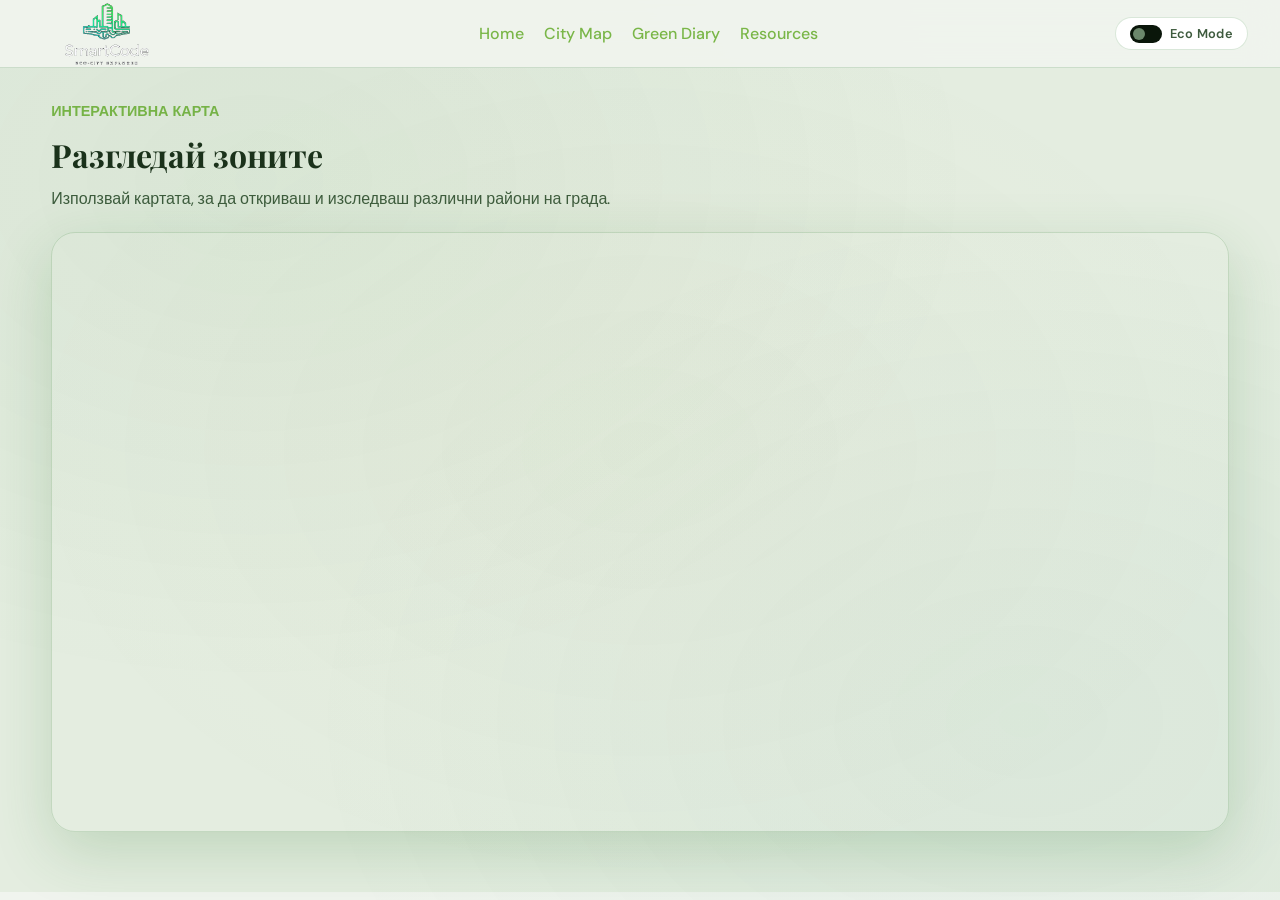
<file: Map/map.html>
<!DOCTYPE html>
<html lang="bg" data-theme="light">
<head>
    <meta charset="UTF-8">
    <meta name="viewport" content="width=device-width, initial-scale=1.0">
    <title>Green Motion Crew – Map</title>
    <link rel="icon" href="../assets/logo.png" type="image/x-icon">
    <link rel="stylesheet" href="map.css">
    <link href="https://fonts.googleapis.com/css2?family=Playfair+Display:wght@700;900&family=DM+Sans:wght@300;400;500;600&display=swap" rel="stylesheet">
</head>
<body>
    <!-- ============================================================
         HEADER
    ============================================================ -->
    <header class="app-header">
         <!-- SMALL LOGO (top left) added here as a visible image element -->
            <div class="logo-container">
             <img class="small-logo" src="../assets/logo.png" alt="Green Motion Crew Logo" onerror="this.onerror=null; this.src='https://placehold.co/42x42/e0ecdb/2c5e2a?text=🌿';">
          
                <div class="logo" style="display: none;"></div>
            </div>
 
        <nav id="nav">
            <a href="../mainMenu/index.html">Home</a>
            <a href="../map/map.html">City Map</a>
            <a href="#diary">Green Diary</a>
            <a href="#tips">Resources</a>
        </nav>

        <div class="header-actions">
            <button class="eco-toggle" id="eco-toggle" title="Eco Mode - Тъмна тема">
                <span class="eco-toggle-indicator" id="eco-indicator"></span>
                Eco Mode
            </button>
            <button class="hamburger" id="hamburger" aria-label="Toggle navigation">&#9776;</button>
        </div>
    </header>
    <!-- ============================================================
         MAP SECTION
    ============================================================ -->
    <section class="city-map" id="map">
        <div class="section-container">
            <div class="map-header">
                <div class="section-label">Интерактивна карта</div>
                <h2 class="section-title">Разгледай зоните</h2>
                <p class="section-subtitle">Използвай картата, за да откриваш и изследваш различни райони на града.</p>
            </div>
            <div class="map-container">
                <iframe 
                    src="https://umap.openstreetmap.fr/en/map/anonymous-edit/1386982:OfnVA1LDi32EInG_lHiJK57UdLcbfw2oI0reBtcq8s0" 
                    loading="lazy" 
                    title="Green Motion Crew Map">
                </iframe>
            </div>
        </div>
    </section>

    <script src="map.js"></script>
</body>
</html>
</file>
<file: mainMenu/MainMenu.css>
:root {
            --bg-primary: #f0f4ee;
            --bg-secondary: #e4ede0;
            --bg-card: #ffffff;
            --bg-overlay: rgba(240, 244, 238, 0.92);
            --text-primary: #1a2e1a;
            --text-secondary: #3d5a3d;
            --text-muted: #6b876b;
            --accent-green: #2d7a2d;
            --accent-lime: #7ab648;
            --accent-gold: #c8a84b;
            --accent-teal: #2a8c7a;
            --accent-rust: #b85a2a;
            --border-color: rgba(45, 122, 45, 0.18);
            --shadow-sm: 0 2px 12px rgba(45, 122, 45, 0.08);
            --shadow-md: 0 8px 32px rgba(45, 122, 45, 0.14);
            --shadow-lg: 0 20px 60px rgba(45, 122, 45, 0.2);
            --header-bg: rgba(240, 244, 238, 0.95);
            --stat-bar-bg: rgba(45, 122, 45, 0.12);
            --zone-hover: rgba(45, 122, 45, 0.06);
        }

        [data-theme="dark"] {
            --bg-primary: #0a160a;
            --bg-secondary: #0f1f0f;
            --bg-card: #121e12;
            --bg-overlay: rgba(10, 22, 10, 0.94);
            --text-primary: #d4e8c8;
            --text-secondary: #8fb87e;
            --text-muted: #5a7a52;
            --accent-green: #4aaf4a;
            --accent-lime: #8fd455;
            --accent-gold: #d4b45e;
            --accent-teal: #3ab89e;
            --accent-rust: #d47044;
            --border-color: rgba(74, 175, 74, 0.2);
            --shadow-sm: 0 2px 12px rgba(0,0,0,0.4);
            --shadow-md: 0 8px 32px rgba(0,0,0,0.5);
            --shadow-lg: 0 20px 60px rgba(0,0,0,0.6);
            --header-bg: rgba(10, 22, 10, 0.97);
            --stat-bar-bg: rgba(74, 175, 74, 0.15);
            --zone-hover: rgba(74, 175, 74, 0.08);
        }

        /* ============================================================
           RESET & BASE
        ============================================================ */
        *, *::before, *::after {
            box-sizing: border-box;
            margin: 0;
            padding: 0;
        }

        html {
            scroll-behavior: smooth;
            font-size: 16px;
        }

        body {
            font-family: 'DM Sans', sans-serif;
            background-color: var(--bg-primary);
            color: var(--text-primary);
            line-height: 1.6;
            transition: background-color 0.4s ease, color 0.4s ease;
            overflow-x: hidden;
        }

        /* Organic background texture */
        body::before {
            content: '';
            position: fixed;
            inset: 0;
            background-image:
                radial-gradient(ellipse at 20% 20%, rgba(45,122,45,0.06) 0%, transparent 50%),
                radial-gradient(ellipse at 80% 80%, rgba(42,140,122,0.05) 0%, transparent 50%),
                radial-gradient(ellipse at 50% 50%, rgba(200,168,75,0.03) 0%, transparent 70%);
            pointer-events: none;
            z-index: 0;
        }
        /* --- NEW SMALL LOGO STYLES (top left) --- */
        .logo-container {
            display: flex;
            align-items: center;
            gap: 0.75rem;
            flex-shrink: 0;
        }

        .small-logo {
            width: 150px;
            height: 150px;
            object-fit: contain;
            display: block;
            border-radius: 50%;
            padding: 6px;
            transition: transform 0.2s ease;
            z-index: 1001;
            position: fixed;
        }

        .small-logo:hover {
            transform: scale(1.02);
        }

        /* Keep the original .logo div if needed for spacing but we replace content */
        .logo {
            display: flex;
            align-items: center;
        }
        /* ============================================================
           HEADER / NAVIGATION
        ============================================================ */
        .app-header {
            position: fixed;
            top: 0;
            left: 0;
            right: 0;
            z-index: 1000;
            background: var(--header-bg);
            backdrop-filter: blur(16px);
            -webkit-backdrop-filter: blur(16px);
            border-bottom: 1px solid var(--border-color);
            padding: 0 2rem;
            height: 68px;
            display: flex;
            align-items: center;
            justify-content: space-between;
            transition: background 0.4s ease;
        }

        /* ============================================================
   LOGO (PNG VERSION)
============================================================ */

        nav#nav {
            display: flex;
            align-items: center;
            gap: 0.25rem;
            transition: all 0.3s ease;
        }

        nav#nav a {
            text-decoration: none;
            color: var(--text-secondary);
            font-size: 0.875rem;
            font-weight: 500;
            padding: 0.5rem 0.875rem;
            border-radius: 8px;
            transition: all 0.2s ease;
            position: relative;
            letter-spacing: 0.01em;
        }

        nav#nav a::after {
            content: '';
            position: absolute;
            bottom: 4px;
            left: 50%;
            transform: translateX(-50%);
            width: 0;
            height: 2px;
            background: var(--accent-lime);
            border-radius: 2px;
            transition: width 0.25s ease;
        }

        nav#nav a:hover {
            color: var(--accent-green);
            background: var(--zone-hover);
        }

        nav#nav a:hover::after {
            width: 60%;
        }

        .header-actions {
            display: flex;
            align-items: center;
            gap: 0.75rem;
        }

        /* Eco-Mode Toggle */
        .eco-toggle {
            display: flex;
            align-items: center;
            gap: 0.5rem;
            cursor: pointer;
            padding: 0.4rem 0.875rem;
            border-radius: 24px;
            border: 1.5px solid var(--border-color);
            background: var(--bg-card);
            color: var(--text-secondary);
            font-size: 0.8rem;
            font-weight: 600;
            font-family: 'DM Sans', sans-serif;
            transition: all 0.25s ease;
            letter-spacing: 0.02em;
        }

        .eco-toggle:hover {
            border-color: var(--accent-green);
            color: var(--accent-green);
            background: var(--zone-hover);
        }

        .eco-toggle-indicator {
            width: 32px;
            height: 18px;
            border-radius: 9px;
            background: var(--stat-bar-bg);
            position: relative;
            transition: background 0.3s ease;
            flex-shrink: 0;
        }

        .eco-toggle-indicator::after {
            content: '';
            position: absolute;
            top: 3px;
            left: 3px;
            width: 12px;
            height: 12px;
            border-radius: 50%;
            background: var(--text-muted);
            transition: all 0.3s ease;
        }

        [data-theme="dark"] .eco-toggle-indicator {
            background: var(--accent-green);
        }

        [data-theme="dark"] .eco-toggle-indicator::after {
            left: 17px;
            background: var(--bg-primary);
        }

        /* Hamburger */
        .hamburger {
            display: none;
            background: none;
            border: 1.5px solid var(--border-color);
            border-radius: 8px;
            padding: 0.4rem 0.6rem;
            cursor: pointer;
            color: var(--text-primary);
            font-size: 1.1rem;
            line-height: 1;
            transition: all 0.2s ease;
        }

        .hamburger:hover {
            border-color: var(--accent-green);
            color: var(--accent-green);
        }

        /* ============================================================
           HERO / BANNER SECTION
        ============================================================ */
        .banner {
            min-height: 100vh;
            display: flex;
            align-items: center;
            justify-content: center;
            position: relative;
            overflow: hidden;
            padding-top: 68px;
        }

        /* Animated organic background */
        .banner-bg {
            position: absolute;
            inset: 0;
            background:
                radial-gradient(ellipse 80% 80% at 10% 90%, rgba(42,140,122,0.25) 0%, transparent 55%),
                radial-gradient(ellipse 60% 60% at 90% 10%, rgba(45,122,45,0.2) 0%, transparent 55%),
                radial-gradient(ellipse 50% 50% at 50% 50%, rgba(200,168,75,0.08) 0%, transparent 60%);
            animation: breathe 8s ease-in-out infinite;
        }

        @keyframes breathe {
            0%, 100% { opacity: 1; transform: scale(1); }
            50% { opacity: 0.85; transform: scale(1.02); }
        }

        /* Floating particles */
        .banner-particles {
            position: absolute;
            inset: 0;
            pointer-events: none;
        }

        .particle {
            position: absolute;
            width: 4px;
            height: 4px;
            border-radius: 50%;
            background: var(--accent-lime);
            opacity: 0;
            animation: float-up linear infinite;
        }

        @keyframes float-up {
            0% { opacity: 0; transform: translateY(0) scale(0.5); }
            20% { opacity: 0.6; }
            80% { opacity: 0.3; }
            100% { opacity: 0; transform: translateY(-120px) scale(1.5); }
        }

        .banner-overlay {
            display: none;
        }

        .banner-content {
            position: relative;
            z-index: 2;
            text-align: center;
            max-width: 780px;
            padding: 2rem;
            animation: fade-in-up 0.9s ease both;
        }

        @keyframes fade-in-up {
            from { opacity: 0; transform: translateY(32px); }
            to { opacity: 1; transform: translateY(0); }
        }

        .banner-eyebrow {
            display: inline-flex;
            align-items: center;
            gap: 0.5rem;
            background: var(--bg-card);
            border: 1px solid var(--border-color);
            border-radius: 24px;
            padding: 0.35rem 1rem;
            font-size: 0.78rem;
            font-weight: 600;
            color: var(--accent-teal);
            letter-spacing: 0.08em;
            text-transform: uppercase;
            margin-bottom: 1.5rem;
            box-shadow: var(--shadow-sm);
            animation: fade-in-up 0.9s 0.1s ease both;
        }

        .banner-eyebrow-dot {
            width: 6px;
            height: 6px;
            border-radius: 50%;
            background: var(--accent-lime);
            animation: pulse-dot 2s ease infinite;
        }

        @keyframes pulse-dot {
            0%, 100% { transform: scale(1); opacity: 1; }
            50% { transform: scale(1.5); opacity: 0.7; }
        }

        .banner-content h1 {
            font-family: 'Playfair Display', serif;
            font-size: clamp(2.8rem, 7vw, 5.5rem);
            font-weight: 900;
            line-height: 1.05;
            letter-spacing: -0.03em;
            color: var(--text-primary);
            margin-bottom: 1.25rem;
            animation: fade-in-up 0.9s 0.2s ease both;
        }

        .banner-content h1 .highlight {
            color: var(--accent-green);
            position: relative;
            display: inline-block;
        }

        .banner-content h1 .highlight::after {
            content: '';
            position: absolute;
            bottom: 4px;
            left: 0;
            right: 0;
            height: 6px;
            background: var(--accent-lime);
            opacity: 0.3;
            border-radius: 3px;
            transform: skewX(-4deg);
        }

        .banner-content p {
            font-size: 1.15rem;
            color: var(--text-secondary);
            max-width: 520px;
            margin: 0 auto 2.5rem;
            font-weight: 400;
            line-height: 1.7;
            animation: fade-in-up 0.9s 0.3s ease both;
        }

        .cta-button {
            display: inline-flex;
            align-items: center;
            gap: 0.6rem;
            background: var(--accent-green);
            color: #fff;
            border: none;
            padding: 0.95rem 2.25rem;
            border-radius: 50px;
            font-family: 'DM Sans', sans-serif;
            font-size: 0.95rem;
            font-weight: 600;
            cursor: pointer;
            box-shadow: 0 8px 24px rgba(45,122,45,0.35), 0 2px 6px rgba(45,122,45,0.2);
            transition: all 0.25s ease;
            letter-spacing: 0.01em;
            animation: fade-in-up 0.9s 0.4s ease both;
        }

        .cta-button svg {
            transition: transform 0.25s ease;
        }

        .cta-button:hover {
            background: var(--accent-lime);
            box-shadow: 0 12px 32px rgba(122,182,72,0.4), 0 2px 8px rgba(122,182,72,0.3);
            transform: translateY(-2px);
        }

        .cta-button:hover svg {
            transform: translateX(4px);
        }

        .cta-button:active {
            transform: translateY(0);
        }

        /* Scroll hint */
        .scroll-hint {
            position: absolute;
            bottom: 2.5rem;
            left: 50%;
            transform: translateX(-50%);
            z-index: 2;
            display: flex;
            flex-direction: column;
            align-items: center;
            gap: 0.5rem;
            color: var(--text-muted);
            font-size: 0.75rem;
            letter-spacing: 0.08em;
            text-transform: uppercase;
            animation: fade-in-up 1s 1s ease both;
        }

        .scroll-arrow {
            width: 28px;
            height: 44px;
            border: 1.5px solid var(--border-color);
            border-radius: 14px;
            display: flex;
            align-items: flex-start;
            justify-content: center;
            padding-top: 6px;
        }

        .scroll-arrow::after {
            content: '';
            width: 4px;
            height: 8px;
            background: var(--accent-green);
            border-radius: 2px;
            animation: scroll-bounce 1.8s ease infinite;
        }

        @keyframes scroll-bounce {
            0%, 100% { transform: translateY(0); opacity: 1; }
            60% { transform: translateY(10px); opacity: 0.3; }
        }

        /* ============================================================
           SECTION SHARED STYLES
        ============================================================ */
        section {
            position: relative;
            z-index: 1;
        }

        .section-container {
            max-width: 1200px;
            margin: 0 auto;
            padding: 5rem 2rem;
        }

        .section-label {
            display: inline-flex;
            align-items: center;
            gap: 0.5rem;
            font-size: 0.72rem;
            font-weight: 700;
            letter-spacing: 0.12em;
            text-transform: uppercase;
            color: var(--accent-teal);
            margin-bottom: 0.75rem;
        }

        .section-label::before {
            content: '';
            width: 24px;
            height: 1.5px;
            background: var(--accent-teal);
            border-radius: 2px;
        }

        .section-title {
            font-family: 'Playfair Display', serif;
            font-size: clamp(1.8rem, 4vw, 2.8rem);
            font-weight: 700;
            color: var(--text-primary);
            letter-spacing: -0.02em;
            line-height: 1.15;
            margin-bottom: 0.75rem;
        }

        .section-subtitle {
            font-size: 1rem;
            color: var(--text-muted);
            max-width: 540px;
            line-height: 1.65;
        }

        /* ============================================================
           CITY OVERVIEW — STATS
        ============================================================ */
        .overview {
            background: var(--bg-secondary);
            border-top: 1px solid var(--border-color);
            border-bottom: 1px solid var(--border-color);
        }

        .overview .section-container {
            padding-top: 4rem;
            padding-bottom: 4rem;
        }

        .stats-grid {
            display: grid;
            grid-template-columns: repeat(auto-fit, minmax(240px, 1fr));
            gap: 1.5rem;
            margin-top: 2.5rem;
        }

        .stat-card {
            background: var(--bg-card);
            border: 1px solid var(--border-color);
            border-radius: 16px;
            padding: 1.75rem;
            box-shadow: var(--shadow-sm);
            transition: transform 0.25s ease, box-shadow 0.25s ease;
            position: relative;
            overflow: hidden;
        }

        .stat-card::before {
            content: '';
            position: absolute;
            top: 0;
            left: 0;
            right: 0;
            height: 3px;
            border-radius: 16px 16px 0 0;
        }

        .stat-card:nth-child(1)::before { background: var(--accent-lime); }
        .stat-card:nth-child(2)::before { background: var(--accent-teal); }
        .stat-card:nth-child(3)::before { background: var(--accent-gold); }
        .stat-card:nth-child(4)::before { background: var(--accent-rust); }

        .stat-card:hover {
            transform: translateY(-4px);
            box-shadow: var(--shadow-md);
        }

        .stat-icon {
            width: 40px;
            height: 40px;
            border-radius: 10px;
            background: var(--stat-bar-bg);
            display: flex;
            align-items: center;
            justify-content: center;
            margin-bottom: 1rem;
        }

        .stat-icon svg {
            width: 20px;
            height: 20px;
        }

        .stat-card h3 {
            font-size: 0.82rem;
            font-weight: 600;
            color: var(--text-muted);
            text-transform: uppercase;
            letter-spacing: 0.06em;
            margin-bottom: 0.5rem;
        }

        .stat-value {
            font-family: 'Playfair Display', serif;
            font-size: 2.4rem;
            font-weight: 700;
            color: var(--text-primary);
            line-height: 1;
            margin-bottom: 0.75rem;
        }

        .stat-value .unit {
            font-size: 1rem;
            font-family: 'DM Sans', sans-serif;
            font-weight: 400;
            color: var(--text-muted);
            margin-left: 0.25rem;
        }

        .stat-bar-wrap {
            height: 6px;
            background: var(--stat-bar-bg);
            border-radius: 3px;
            overflow: hidden;
        }

        .stat-bar {
            height: 100%;
            border-radius: 3px;
            width: 0%;
            transition: width 1.4s cubic-bezier(0.23, 1, 0.32, 1);
        }

        .stat-card:nth-child(1) .stat-bar { background: var(--accent-lime); }
        .stat-card:nth-child(2) .stat-bar { background: var(--accent-teal); }
        .stat-card:nth-child(3) .stat-bar { background: var(--accent-gold); }
        .stat-card:nth-child(4) .stat-bar { background: var(--accent-rust); }

        .stat-delta {
            font-size: 0.78rem;
            font-weight: 600;
            margin-top: 0.5rem;
            display: flex;
            align-items: center;
            gap: 0.25rem;
        }

        .stat-delta.up { color: var(--accent-lime); }
        .stat-delta.down { color: var(--accent-rust); }

        /* ============================================================
           CITY MAP — INTERACTIVE GRID
        ============================================================ */
        .city-map {
            padding: 5rem 0;
        }

        .city-map .section-container {
            padding-top: 0;
            padding-bottom: 0;
        }

        .map-header {
            margin-bottom: 3rem;
        }

        .map-grid {
            display: grid;
            grid-template-columns: repeat(3, 1fr);
            gap: 1.25rem;
        }

        .map-zone {
            background: var(--bg-card);
            border: 1.5px solid var(--border-color);
            border-radius: 20px;
            padding: 1.75rem;
            cursor: pointer;
            transition: all 0.3s cubic-bezier(0.23, 1, 0.32, 1);
            position: relative;
            overflow: hidden;
            user-select: none;
        }

        .map-zone::before {
            content: '';
            position: absolute;
            inset: 0;
            opacity: 0;
            transition: opacity 0.3s ease;
            border-radius: 20px;
        }

        .zone-solar::before { background: radial-gradient(circle at 30% 30%, rgba(200,168,75,0.12), transparent 70%); }
        .zone-forest::before { background: radial-gradient(circle at 30% 30%, rgba(45,122,45,0.12), transparent 70%); }
        .zone-water::before { background: radial-gradient(circle at 30% 30%, rgba(42,140,122,0.12), transparent 70%); }
        .zone-recycling::before { background: radial-gradient(circle at 30% 30%, rgba(122,182,72,0.12), transparent 70%); }
        .zone-transport::before { background: radial-gradient(circle at 30% 30%, rgba(42,140,122,0.1), transparent 70%); }
        .zone-gardens::before { background: radial-gradient(circle at 30% 30%, rgba(45,122,45,0.1), transparent 70%); }

        .map-zone:hover {
            transform: translateY(-6px) scale(1.01);
            box-shadow: var(--shadow-md);
            border-color: transparent;
        }

        .map-zone:hover::before { opacity: 1; }

        .map-zone.explored {
            border-color: var(--accent-lime);
            box-shadow: 0 0 0 1px var(--accent-lime), var(--shadow-sm);
        }

        .zone-icon-wrap {
            width: 56px;
            height: 56px;
            border-radius: 14px;
            display: flex;
            align-items: center;
            justify-content: center;
            margin-bottom: 1rem;
            transition: transform 0.3s ease;
        }

        .map-zone:hover .zone-icon-wrap {
            transform: scale(1.1) rotate(-4deg);
        }

        .zone-solar .zone-icon-wrap { background: rgba(200,168,75,0.15); }
        .zone-forest .zone-icon-wrap { background: rgba(45,122,45,0.15); }
        .zone-water .zone-icon-wrap { background: rgba(42,140,122,0.15); }
        .zone-recycling .zone-icon-wrap { background: rgba(122,182,72,0.15); }
        .zone-transport .zone-icon-wrap { background: rgba(42,140,122,0.12); }
        .zone-gardens .zone-icon-wrap { background: rgba(45,122,45,0.12); }

        .zone-icon-wrap svg {
            width: 26px;
            height: 26px;
        }

        .zone-name {
            font-size: 1.05rem;
            font-weight: 600;
            color: var(--text-primary);
            margin-bottom: 0.4rem;
            letter-spacing: -0.01em;
        }

        .zone-tagline {
            font-size: 0.82rem;
            color: var(--text-muted);
            line-height: 1.5;
        }

        .zone-badge {
            position: absolute;
            top: 1rem;
            right: 1rem;
            width: 24px;
            height: 24px;
            border-radius: 50%;
            background: var(--accent-lime);
            display: none;
            align-items: center;
            justify-content: center;
        }

        .zone-badge svg {
            width: 12px;
            height: 12px;
        }

        .map-zone.explored .zone-badge {
            display: flex;
        }

        /* ============================================================
           MODAL
        ============================================================ */
        .modal-backdrop {
            position: fixed;
            inset: 0;
            background: rgba(10, 22, 10, 0.7);
            backdrop-filter: blur(8px);
            z-index: 2000;
            display: none;
            align-items: center;
            justify-content: center;
            padding: 1.5rem;
            animation: modal-fade-in 0.2s ease;
        }

        .modal-backdrop.open {
            display: flex;
        }

        @keyframes modal-fade-in {
            from { opacity: 0; }
            to { opacity: 1; }
        }

        .modal {
            background: var(--bg-card);
            border: 1px solid var(--border-color);
            border-radius: 24px;
            max-width: 560px;
            width: 100%;
            padding: 2.5rem;
            box-shadow: var(--shadow-lg);
            animation: modal-slide-in 0.3s cubic-bezier(0.34, 1.56, 0.64, 1);
            position: relative;
        }

        @keyframes modal-slide-in {
            from { opacity: 0; transform: scale(0.88) translateY(20px); }
            to { opacity: 1; transform: scale(1) translateY(0); }
        }

        .modal-close {
            position: absolute;
            top: 1.25rem;
            right: 1.25rem;
            width: 32px;
            height: 32px;
            border-radius: 50%;
            border: 1.5px solid var(--border-color);
            background: none;
            cursor: pointer;
            display: flex;
            align-items: center;
            justify-content: center;
            color: var(--text-muted);
            font-family: 'DM Sans', sans-serif;
            font-size: 1rem;
            transition: all 0.2s ease;
        }

        .modal-close:hover {
            border-color: var(--accent-rust);
            color: var(--accent-rust);
            background: rgba(184,90,42,0.08);
        }

        .modal-zone-icon {
            width: 64px;
            height: 64px;
            border-radius: 18px;
            display: flex;
            align-items: center;
            justify-content: center;
            margin-bottom: 1.5rem;
        }

        .modal-zone-icon svg { width: 30px; height: 30px; }

        .modal-title {
            font-family: 'Playfair Display', serif;
            font-size: 1.6rem;
            font-weight: 700;
            color: var(--text-primary);
            margin-bottom: 0.75rem;
            letter-spacing: -0.02em;
        }

        .modal-desc {
            font-size: 0.95rem;
            color: var(--text-secondary);
            line-height: 1.7;
            margin-bottom: 1.5rem;
        }

        .modal-facts {
            background: var(--bg-secondary);
            border-radius: 12px;
            padding: 1.25rem;
            margin-bottom: 1.75rem;
        }

        .modal-facts h4 {
            font-size: 0.75rem;
            font-weight: 700;
            text-transform: uppercase;
            letter-spacing: 0.1em;
            color: var(--text-muted);
            margin-bottom: 0.75rem;
        }

        .modal-facts ul {
            list-style: none;
            display: flex;
            flex-direction: column;
            gap: 0.5rem;
        }

        .modal-facts li {
            font-size: 0.9rem;
            color: var(--text-secondary);
            padding-left: 1.25rem;
            position: relative;
            line-height: 1.5;
        }

        .modal-facts li::before {
            content: '';
            position: absolute;
            left: 0;
            top: 0.55em;
            width: 6px;
            height: 6px;
            border-radius: 50%;
            background: var(--accent-lime);
        }

        .modal-explore-btn {
            width: 100%;
            background: var(--accent-green);
            color: #fff;
            border: none;
            padding: 0.9rem 1.5rem;
            border-radius: 12px;
            font-family: 'DM Sans', sans-serif;
            font-size: 0.9rem;
            font-weight: 600;
            cursor: pointer;
            transition: all 0.25s ease;
            letter-spacing: 0.02em;
        }

        .modal-explore-btn:hover {
            background: var(--accent-lime);
            transform: translateY(-1px);
            box-shadow: 0 6px 20px rgba(122,182,72,0.35);
        }

        .modal-explore-btn:disabled {
            background: var(--text-muted);
            cursor: not-allowed;
            transform: none;
            box-shadow: none;
        }

        /* ============================================================
           GREEN DIARY
        ============================================================ */
        .green-diary {
            background: var(--bg-secondary);
            border-top: 1px solid var(--border-color);
            border-bottom: 1px solid var(--border-color);
        }

        .diary-header {
            display: flex;
            align-items: flex-start;
            justify-content: space-between;
            flex-wrap: wrap;
            gap: 1.5rem;
            margin-bottom: 2.5rem;
        }

        .diary-progress-wrap {
            background: var(--bg-card);
            border: 1px solid var(--border-color);
            border-radius: 16px;
            padding: 1.25rem 1.75rem;
            min-width: 220px;
            box-shadow: var(--shadow-sm);
        }

        .diary-progress-label {
            font-size: 0.75rem;
            font-weight: 700;
            text-transform: uppercase;
            letter-spacing: 0.08em;
            color: var(--text-muted);
            margin-bottom: 0.75rem;
        }

        .diary-progress-track {
            height: 8px;
            background: var(--stat-bar-bg);
            border-radius: 4px;
            overflow: hidden;
            margin-bottom: 0.5rem;
        }

        .diary-progress-bar {
            height: 100%;
            background: linear-gradient(90deg, var(--accent-green), var(--accent-lime));
            border-radius: 4px;
            width: 0%;
            transition: width 0.8s cubic-bezier(0.23, 1, 0.32, 1);
        }

        .diary-progress-text {
            font-size: 0.82rem;
            color: var(--text-secondary);
            font-weight: 500;
        }

        .diary-filter {
            display: flex;
            gap: 0.5rem;
            flex-wrap: wrap;
            margin-bottom: 1.5rem;
        }

        .filter-btn {
            padding: 0.4rem 0.875rem;
            border-radius: 24px;
            border: 1.5px solid var(--border-color);
            background: var(--bg-card);
            color: var(--text-secondary);
            font-family: 'DM Sans', sans-serif;
            font-size: 0.8rem;
            font-weight: 600;
            cursor: pointer;
            transition: all 0.2s ease;
            letter-spacing: 0.02em;
        }

        .filter-btn:hover, .filter-btn.active {
            background: var(--accent-green);
            border-color: var(--accent-green);
            color: #fff;
        }

        .diary-badges {
            display: grid;
            grid-template-columns: repeat(auto-fill, minmax(200px, 1fr));
            gap: 1rem;
        }

        .badge-card {
            background: var(--bg-card);
            border: 1.5px solid var(--border-color);
            border-radius: 16px;
            padding: 1.25rem;
            display: flex;
            align-items: center;
            gap: 1rem;
            transition: all 0.25s ease;
            opacity: 0.45;
            filter: grayscale(60%);
        }

        .badge-card.unlocked {
            opacity: 1;
            filter: none;
            border-color: var(--accent-lime);
            box-shadow: 0 0 0 1px rgba(122,182,72,0.3), var(--shadow-sm);
            animation: badge-pop 0.4s cubic-bezier(0.34, 1.56, 0.64, 1);
        }

        @keyframes badge-pop {
            from { transform: scale(0.8); }
            to { transform: scale(1); }
        }

        .badge-icon {
            width: 44px;
            height: 44px;
            border-radius: 12px;
            display: flex;
            align-items: center;
            justify-content: center;
            flex-shrink: 0;
        }

        .badge-icon svg { width: 22px; height: 22px; }

        .badge-name {
            font-size: 0.9rem;
            font-weight: 600;
            color: var(--text-primary);
            margin-bottom: 0.2rem;
        }

        .badge-status {
            font-size: 0.75rem;
            color: var(--text-muted);
        }

        .badge-card.unlocked .badge-status {
            color: var(--accent-lime);
        }

        /* Empty diary state */
        .diary-empty {
            text-align: center;
            padding: 3rem;
            color: var(--text-muted);
            display: none;
        }

        .diary-empty.visible {
            display: block;
        }

        /* ============================================================
           ECO-TIPS / VIDEOS
        ============================================================ */
        .eco-tips-section {
            padding: 5rem 0;
        }

        .video-tabs {
            display: flex;
            gap: 0.5rem;
            flex-wrap: wrap;
            margin-bottom: 2rem;
        }

        .video-tab {
            padding: 0.5rem 1.125rem;
            border-radius: 24px;
            border: 1.5px solid var(--border-color);
            background: var(--bg-card);
            color: var(--text-secondary);
            font-family: 'DM Sans', sans-serif;
            font-size: 0.85rem;
            font-weight: 600;
            cursor: pointer;
            transition: all 0.22s ease;
        }

        .video-tab:hover, .video-tab.active {
            background: var(--accent-green);
            border-color: var(--accent-green);
            color: #fff;
        }

        .video-layout {
            display: grid;
            grid-template-columns: 1fr 340px;
            gap: 1.75rem;
            align-items: start;
        }

        .video-main {
            background: var(--bg-card);
            border: 1px solid var(--border-color);
            border-radius: 20px;
            overflow: hidden;
            box-shadow: var(--shadow-sm);
        }

        .video-iframe-wrap {
            position: relative;
            padding-bottom: 56.25%;
            height: 0;
            overflow: hidden;
        }

        .video-iframe-wrap iframe {
            position: absolute;
            inset: 0;
            width: 100%;
            height: 100%;
            border: none;
            border-radius: 20px 20px 0 0;
        }

        .video-info {
            padding: 1.25rem 1.5rem;
        }

        .video-info h3 {
            font-size: 1rem;
            font-weight: 600;
            color: var(--text-primary);
            margin-bottom: 0.4rem;
        }

        .video-info p {
            font-size: 0.85rem;
            color: var(--text-muted);
            line-height: 1.6;
        }

        .video-playlist {
            display: flex;
            flex-direction: column;
            gap: 0.75rem;
        }

        .playlist-item {
            background: var(--bg-card);
            border: 1.5px solid var(--border-color);
            border-radius: 12px;
            padding: 0.875rem 1rem;
            cursor: pointer;
            transition: all 0.22s ease;
            display: flex;
            gap: 0.875rem;
            align-items: center;
        }

        .playlist-item:hover {
            border-color: var(--accent-green);
            background: var(--zone-hover);
        }

        .playlist-item.active {
            border-color: var(--accent-lime);
            background: var(--zone-hover);
        }

        .playlist-thumb {
            width: 52px;
            height: 38px;
            border-radius: 8px;
            background: var(--stat-bar-bg);
            flex-shrink: 0;
            display: flex;
            align-items: center;
            justify-content: center;
        }

        .playlist-thumb svg { width: 16px; height: 16px; color: var(--accent-green); }

        .playlist-title {
            font-size: 0.82rem;
            font-weight: 600;
            color: var(--text-primary);
            line-height: 1.4;
        }

        .playlist-dur {
            font-size: 0.73rem;
            color: var(--text-muted);
            margin-top: 0.2rem;
        }

        /* ============================================================
           FOOTER
        ============================================================ */
        .app-footer {
            background: var(--bg-secondary);
            border-top: 1px solid var(--border-color);
            padding: 2.5rem;
            text-align: center;
        }

        .footer-inner {
            max-width: 1200px;
            margin: 0 auto;
            display: flex;
            flex-wrap: wrap;
            gap: 1rem;
            align-items: center;
            justify-content: space-between;
        }

        .footer-logo {
            font-family: 'Playfair Display', serif;
            font-weight: 900;
            font-size: 1.2rem;
            color: var(--accent-green);
        }

        .footer-copy {
            font-size: 0.82rem;
            color: var(--text-muted);
        }

        .footer-links {
            display: flex;
            gap: 1.25rem;
        }

        .footer-links a {
            text-decoration: none;
            font-size: 0.82rem;
            color: var(--text-muted);
            font-weight: 500;
            transition: color 0.2s ease;
        }

        .footer-links a:hover {
            color: var(--accent-green);
        }

        /* ============================================================
           NOTIFICATION TOAST
        ============================================================ */
        .toast-container {
            position: fixed;
            bottom: 2rem;
            right: 2rem;
            z-index: 3000;
            display: flex;
            flex-direction: column;
            gap: 0.75rem;
            pointer-events: none;
        }

        .toast {
            background: var(--bg-card);
            border: 1px solid var(--border-color);
            border-left: 4px solid var(--accent-lime);
            border-radius: 12px;
            padding: 0.875rem 1.25rem;
            box-shadow: var(--shadow-md);
            font-size: 0.875rem;
            color: var(--text-primary);
            font-weight: 500;
            max-width: 300px;
            animation: toast-in 0.3s cubic-bezier(0.34, 1.56, 0.64, 1);
            pointer-events: auto;
        }

        @keyframes toast-in {
            from { opacity: 0; transform: translateX(40px) scale(0.9); }
            to { opacity: 1; transform: translateX(0) scale(1); }
        }

        .toast.fade-out {
            animation: toast-out 0.3s ease forwards;
        }

        @keyframes toast-out {
            to { opacity: 0; transform: translateX(40px); }
        }

        .toast-title {
            font-weight: 700;
            color: var(--accent-green);
            margin-bottom: 0.2rem;
            font-size: 0.8rem;
            text-transform: uppercase;
            letter-spacing: 0.06em;
        }

        /* ============================================================
           RESPONSIVE
        ============================================================ */
        @media (max-width: 960px) {
            .map-grid {
                grid-template-columns: repeat(2, 1fr);
            }

            .video-layout {
                grid-template-columns: 1fr;
            }

            .video-playlist {
                flex-direction: row;
                flex-wrap: wrap;
            }

            .playlist-item {
                flex: 1 1 calc(50% - 0.375rem);
            }
        }

        @media (max-width: 768px) {
            nav#nav {
                position: absolute;
                top: 68px;
                left: 0;
                right: 0;
                background: var(--header-bg);
                backdrop-filter: blur(16px);
                -webkit-backdrop-filter: blur(16px);
                border-bottom: 1px solid var(--border-color);
                flex-direction: column;
                padding: 1rem;
                gap: 0.25rem;
                display: none;
            }

            nav#nav.active {
                display: flex;
            }

            nav#nav a {
                width: 100%;
                text-align: center;
                padding: 0.75rem 1rem;
            }

            .hamburger {
                display: block;
            }

            .app-header {
                padding: 0 1.25rem;
            }

            .section-container {
                padding: 3.5rem 1.25rem;
            }

            .map-grid {
                grid-template-columns: 1fr;
            }

            .diary-header {
                flex-direction: column;
            }

            .stats-grid {
                grid-template-columns: repeat(2, 1fr);
            }

            .footer-inner {
                flex-direction: column;
                text-align: center;
            }
        }

        @media (max-width: 480px) {
            .stats-grid {
                grid-template-columns: 1fr;
            }

            .banner-content h1 {
                font-size: 2.4rem;
            }

            .modal {
                padding: 1.75rem 1.25rem;
            }

            .playlist-item {
                flex: 1 1 100%;
            }
        }
</file>
<file: Map/map.css>
/* ================= GLOBAL ================= */
* {
    margin: 0;
    padding: 0;
    box-sizing: border-box;
    font-family: 'DM Sans', 'Segoe UI', sans-serif;
}

:root {
    /* Light Mode Colors */
    --bg-primary: #f0f4ee;
    --bg-secondary: #e4ede0;
    --bg-card: #ffffff;
    --bg-overlay: rgba(240, 244, 238, 0.92);
    --text-primary: #1a2e1a;
    --text-secondary: #3d5a3d;
    --text-muted: #6b876b;
    --accent-green: #2d7a2d;
    --accent-lime: #7ab648;
    --accent-gold: #c8a84b;
    --accent-teal: #2a8c7a;
    --accent-rust: #b85a2a;
    --border-color: rgba(45, 122, 45, 0.18);
    --shadow-sm: 0 2px 12px rgba(45, 122, 45, 0.08);
    --shadow-md: 0 8px 32px rgba(45, 122, 45, 0.14);
    --shadow-lg: 0 20px 60px rgba(45, 122, 45, 0.2);
    --header-bg: rgba(240, 244, 238, 0.95);
    --stat-bar-bg: rgba(45, 122, 45, 0.12);
    --zone-hover: rgba(45, 122, 45, 0.06);
}

/* Dark Mode Overrides */
[data-theme="dark"] {
    --bg-primary: #0a160a;
    --bg-secondary: #0f1f0f;
    --bg-card: #121e12;
    --bg-overlay: rgba(10, 22, 10, 0.94);
    --text-primary: #d4e8c8;
    --text-secondary: #8fb87e;
    --text-muted: #5a7a52;
    --accent-green: #4aaf4a;
    --accent-lime: #8fd455;
    --accent-gold: #d4b45e;
    --accent-teal: #3ab89e;
    --accent-rust: #d47044;
    --border-color: rgba(74, 175, 74, 0.2);
    --shadow-sm: 0 2px 12px rgba(0, 0, 0, 0.4);
    --shadow-md: 0 8px 32px rgba(0, 0, 0, 0.5);
    --shadow-lg: 0 20px 60px rgba(0, 0, 0, 0.6);
    --header-bg: rgba(10, 22, 10, 0.97);
    --stat-bar-bg: rgba(74, 175, 74, 0.15);
    --zone-hover: rgba(74, 175, 74, 0.08);
}
/* Eco-Mode Toggle */
.eco-toggle {
    display: flex;
    align-items: center;
    gap: 0.5rem;
    cursor: pointer;
    padding: 0.4rem 0.875rem;
    border-radius: 24px;
    border: 1.5px solid var(--border-color);
    background: var(--bg-card);
    color: var(--text-secondary);
    font-size: 0.8rem;
    font-weight: 600;
    font-family: 'DM Sans', sans-serif;
    transition: all 0.25s ease;
    letter-spacing: 0.02em;
}
    .eco-toggle:hover {
        border-color: var(--accent-green);
        color: var(--accent-green);
        background: var(--zone-hover);
    }
    
    .eco-toggle-indicator {
        width: 32px;
        height: 18px;
        border-radius: 9px;
        background: var(--stat-bar-bg);
        position: relative;
        transition: background 0.3s ease;
        flex-shrink: 0;
    }
    
    .eco-toggle-indicator::after {
        content: '';
        position: absolute;
        top: 3px;
        left: 3px;
        width: 12px;
        height: 12px;
        border-radius: 50%;
        background: var(--text-muted);
        transition: all 0.3s ease;
    }
    
    [data-theme="dark"] .eco-toggle-indicator {
        background: var(--accent-green);
    }
    
    [data-theme="dark"] .eco-toggle-indicator::after {
        left: 17px;
        background: var(--bg-primary);
    }
/* ================= BODY ================= */
body {
    background: var(--bg-primary);
    color: var(--text-primary);
    line-height: 1.6;
    position: relative;
}

/* Organic background texture */
body::before {
    content: '';
    position: fixed;
    inset: 0;
    background-image:
        radial-gradient(ellipse at 20% 20%, rgba(45,122,45,0.06) 0%, transparent 50%),
        radial-gradient(ellipse at 80% 80%, rgba(42,140,122,0.05) 0%, transparent 50%),
        radial-gradient(ellipse at 50% 50%, rgba(200,168,75,0.03) 0%, transparent 70%);
    pointer-events: none;
    z-index: 0;
}
/* ================= HEADER ================= */
.app-header {
    position: fixed;
    top: 0;
    left: 0;
    right: 0;
    z-index: 1000;
    display: flex;
    justify-content: space-between;
    align-items: center;
    padding: 0 2rem;
    height: 68px;
    background: var(--header-bg);
    backdrop-filter: blur(16px);
    border-bottom: 1px solid var(--border-color);
    transition: background 0.4s ease;
}

/* Navigation Links */
#nav {
    display: flex;
    gap: 20px;
}

        /* --- NEW SMALL LOGO STYLES (top left) --- */
        .logo-container {
            display: flex;
            align-items: center;
            gap: 0.75rem;
            flex-shrink: 0;
        }

        .small-logo {
            width: 150px;
            height: 150px;
            object-fit: contain;
            display: block;
            border-radius: 50%;
            padding: 6px;
            transition: transform 0.2s ease;
        }

        .small-logo:hover {
            transform: scale(1.02);
        }

        /* Keep the original .logo div if needed for spacing but we replace content */
        .logo {
            display: flex;
            align-items: center;
        }
#nav a {
    text-decoration: none;
    color: var(--accent-lime);
    font-weight: 500;
    transition: 0.3s;
}

#nav a:hover {
    color: var(--accent-green);
}

/* Header Actions */
.header-actions {
    display: flex;
    gap: 12px;
    align-items: center;
}

/* Hamburger Menu */
.hamburger {
    display: none;
    font-size: 24px;
    background: none;
    border: none;
    color: var(--text-primary);
    cursor: pointer;
}

@media (max-width: 768px) {
    .hamburger {
        display: inline-block;
    }

    #nav {
        display: none;
        flex-direction: column;
        gap: 10px;
        position: absolute;
        top: 68px;
        right: 2rem;
        background: var(--header-bg);
        padding: 10px 20px;
        border-radius: 12px;
        box-shadow: var(--shadow-md);
    }

    #nav.active {
        display: flex;
    }
}

/* ================= MAP SECTION ================= */
.city-map {
    padding: 100px 0 60px 0;
    background: var(--bg-secondary);
}

.section-container {
    width: 92%;
    max-width: 1200px;
    margin: 0 auto;
}

.map-header {
    margin-bottom: 20px;
}

.section-label {
    font-weight: 600;
    color: var(--accent-lime);
    font-size: 0.9rem;
    margin-bottom: 6px;
    text-transform: uppercase;
}

.section-title {
    font-family: 'Playfair Display', serif;
    font-size: 2rem;
    color: var(--text-primary);
    margin-bottom: 6px;
}

.section-subtitle {
    font-size: 1rem;
    color: var(--text-secondary);
}

/* Map Container */
.map-container {
    width: 100%;
    height: 600px;
    border-radius: 24px;
    overflow: hidden;
    border: 1px solid var(--border-color);
    box-shadow: var(--shadow-lg);
    transition: transform 0.3s;
}

.map-container:hover {
    transform: scale(1.01);
}

.map-container iframe {
    width: 100%;
    height: 100%;
    border: none;
}

/* ================= LIGHT MODE ================= */
body.light-mode {
    background: #f5f5f5;
    color: #111;
}

body.light-mode::before {
    background-image: radial-gradient(rgba(0,0,0,0.05) 1px, transparent 1px);
}

body.light-mode .eco-toggle {
    background: #ddd;
    color: #111;
}

body.light-mode #nav a {
    color: #333;
}

body.light-mode #nav a:hover {
    color: #2d7a2d;
}

/* ================= RESPONSIVE ================= */
@media (max-width: 768px) {
    .map-container {
        height: 420px;
    }
}
</file>
